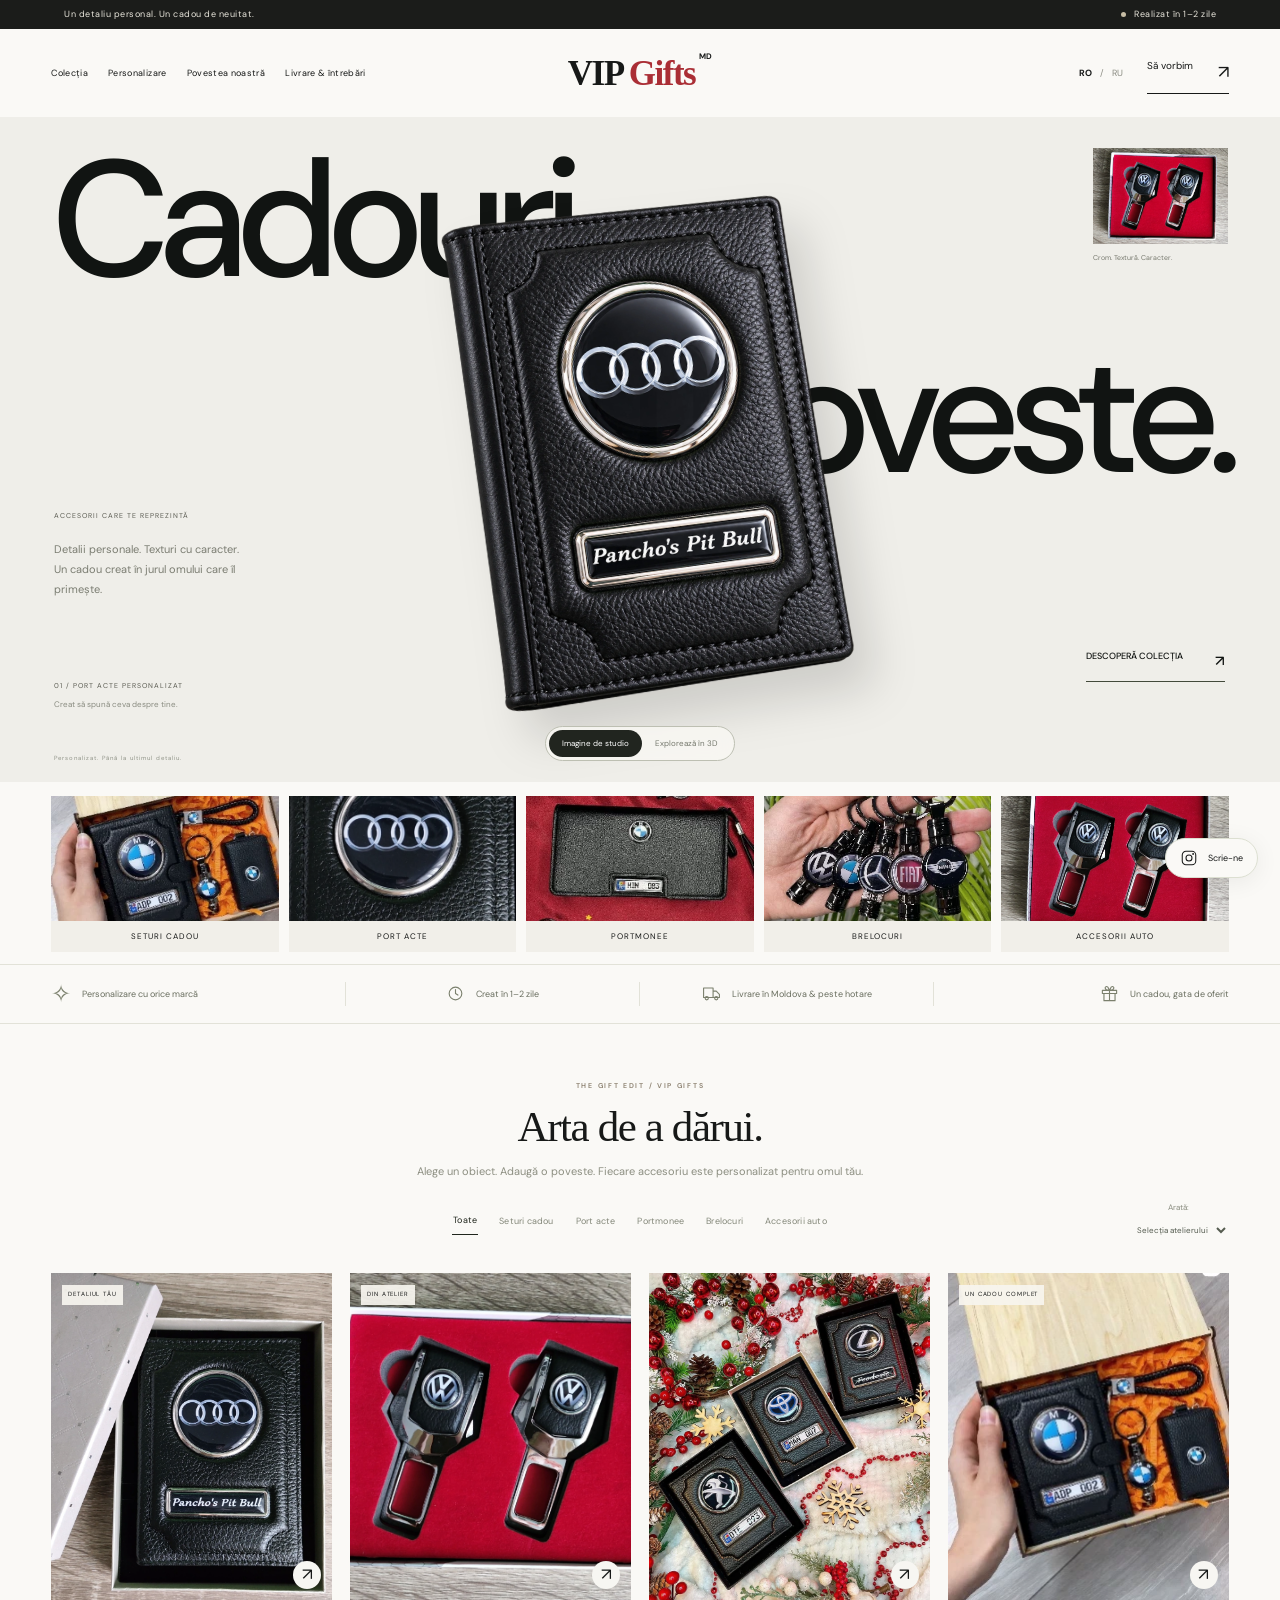
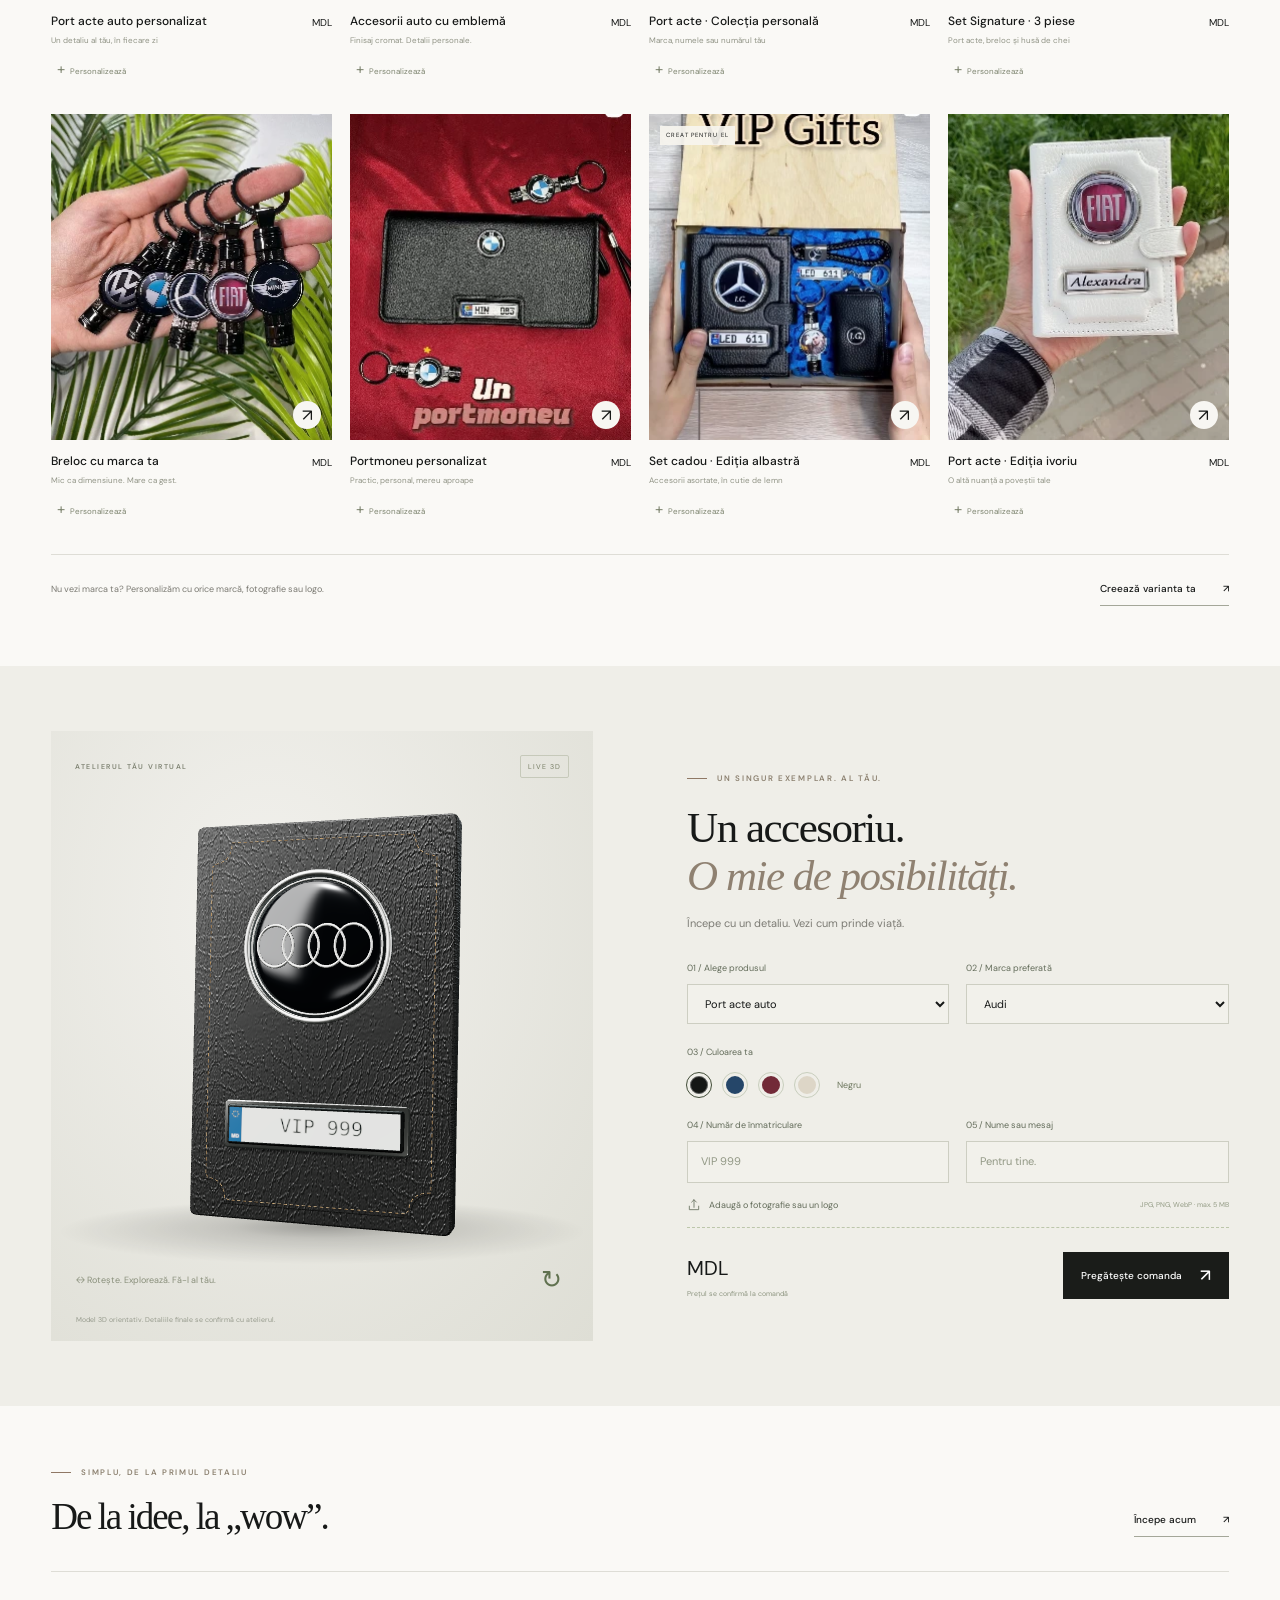
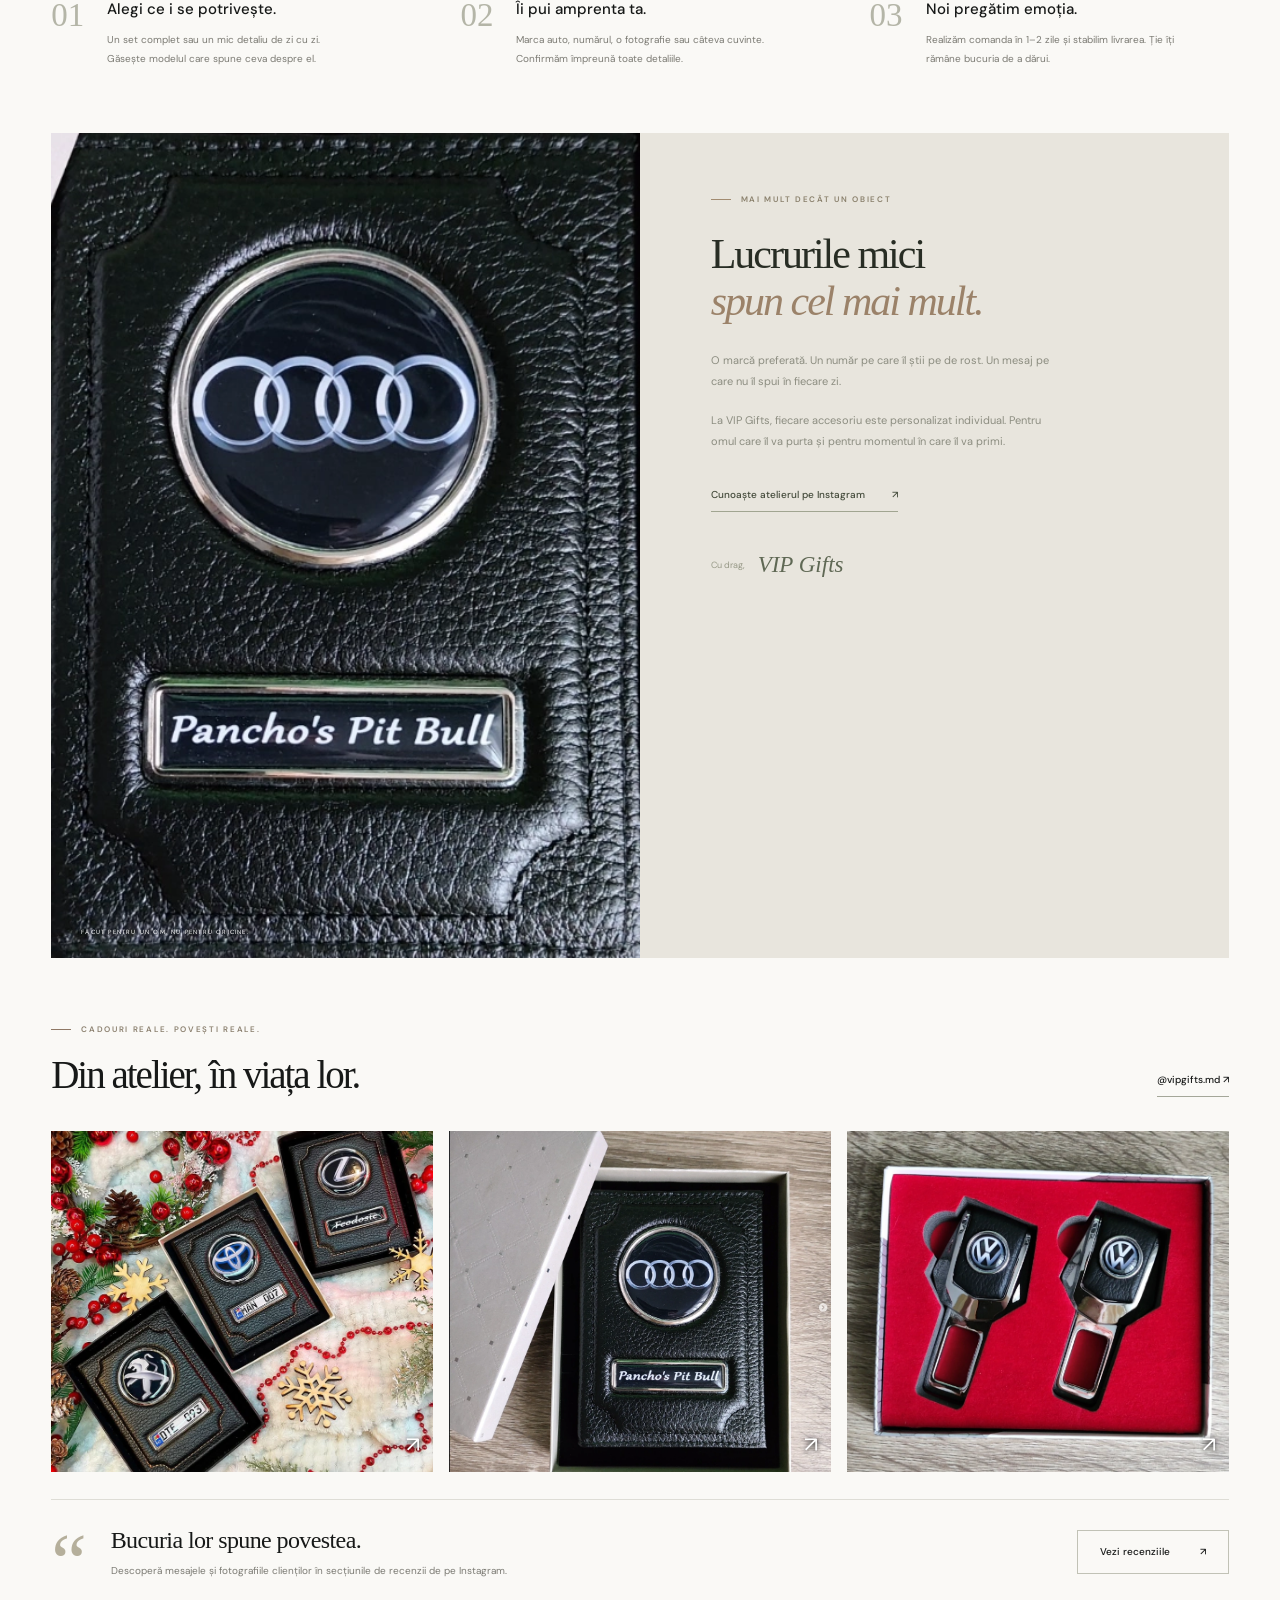
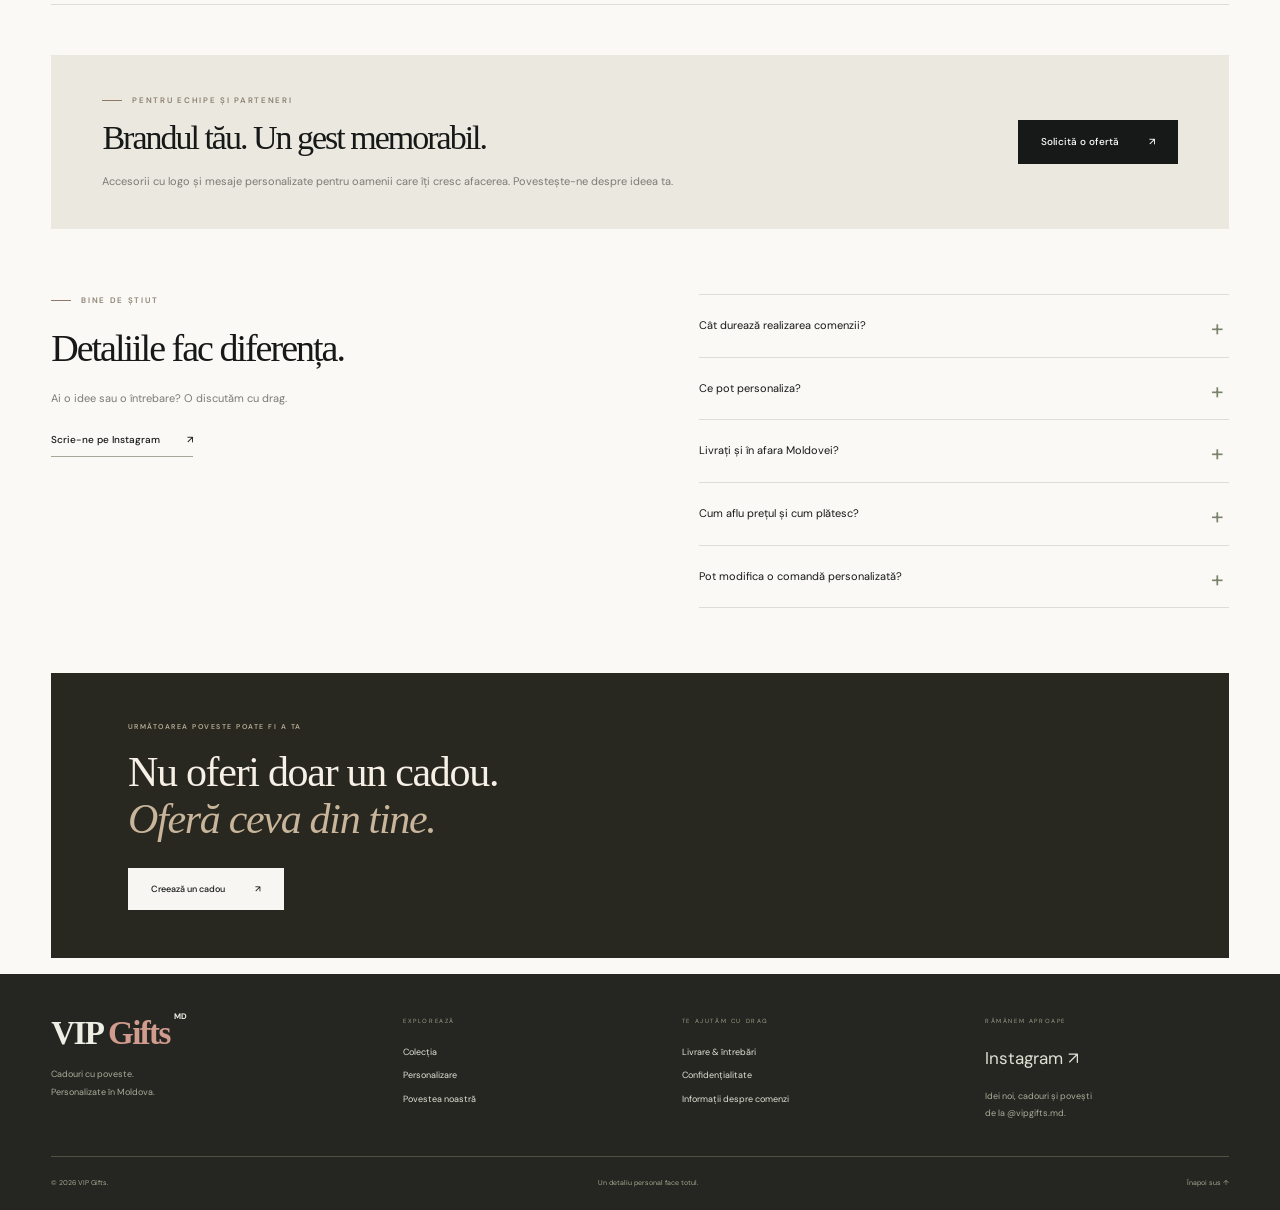
<file: index.html>
<!DOCTYPE html>

<html lang="ro">
<head><base href="./"/>
<meta charset="utf-8"/><meta content="width=device-width,initial-scale=1" name="viewport"/>
<meta content="#191c1a" name="theme-color"/>
<title>VIP Gifts — Cadouri personalizate, cu poveste</title>
<meta content="Seturi cadou, portmonee, port acte auto și brelocuri personalizate în Moldova. Creează un cadou cu marca, numărul, fotografia sau mesajul tău." name="description"/>
<meta content="VIP Gifts — Un cadou. Povestea ta." property="og:title"/><meta content="Accesorii personalizate pentru oameni de neînlocuit. Explorează colecția și creează un cadou al tău." property="og:description"/><meta content="website" property="og:type"/><meta content="assets/real-audi.webp" property="og:image"/>
<link href="assets/favicon.svg" rel="icon"/><link href="style.css" rel="stylesheet"/>
<link href="./" hreflang="ro" rel="alternate"/><link href="ru/" hreflang="ru" rel="alternate"/>
<script type="application/ld+json">{"@context":"https://schema.org","@type":"Store","name":"VIP Gifts","description":"Atelier de cadouri și accesorii personalizate în Moldova","sameAs":["https://www.instagram.com/vipgifts.md/"],"areaServed":"Moldova"}</script>
<link href="editorial.css" rel="stylesheet"/></head>
<body>
<a class="skip" data-i18n="skip" href="#main">Sari la conținut</a>
<div class="announcement"><span data-i18n="announcement">Un detaliu personal. Un cadou de neuitat.</span><span class="announcement-right"><i></i><span data-i18n="made">Realizat în 1–2 zile</span></span></div>
<header class="header"><nav aria-label="Navigare principală" class="desktop-nav"><a data-i18n="collection" href="#colectie">Colecția</a><a data-i18n="personalization" href="#personalizare">Personalizare</a><a data-i18n="about" href="#poveste">Povestea noastră</a><a data-i18n="delivery" href="#intrebari">Livrare &amp; întrebări</a></nav>
<a aria-label="VIP Gifts — Acasă" class="logo" href="#">VIP <span>Gifts</span><sup>MD</sup></a>
<div class="header-actions"><div aria-label="Limba site-ului" class="languages"><a class="lang-ro" href="./">RO</a><span>/</span><a class="lang-ru" href="ru/">RU</a></div><a class="header-contact" data-i18n="contact" href="https://www.instagram.com/vipgifts.md/" rel="noopener" target="_blank">Să vorbim <span>↗</span></a><button aria-expanded="false" aria-label="Deschide meniul" class="menu-button"><span></span><span></span></button></div>
</header>
<nav aria-label="Meniu mobil" class="mobile-nav"><a data-i18n="collection" href="#colectie">Colecția</a><a data-i18n="personalization" href="#personalizare">Personalizare</a><a data-i18n="about" href="#poveste">Povestea noastră</a><a data-i18n="delivery" href="#intrebari">Livrare &amp; întrebări</a></nav>
<main id="main">
<section class="hero editorial-hero"><h1 class="editorial-title"><span data-i18n="editorialTitle1">Cadouri</span><span data-i18n="editorialTitle2">cu poveste.</span></h1><div class="hero-intro"><span class="micro-label" data-i18n="editorialKicker">ACCESORII CARE TE REPREZINTĂ</span><p data-i18n="editorialIntro">Detalii personale. Texturi cu caracter. Un cadou creat în jurul omului care îl primește.</p></div><div class="hero-visual"><div class="hero-photograph"><img alt="Port acte VIP Gifts cu textură neagră granulată, emblemă Audi și inscripție personalizată" fetchpriority="high" height="1376" src="assets/audi-cutout.webp" width="1184"/></div><div aria-label="Port acte Audi: model 3D cu textură și emblemă cromată" class="scene" hidden="" id="hero-scene" role="img"><div class="scene-loading" data-i18n="loading3d">Pregătim cadoul tău…</div></div></div><div aria-label="Vizualizare produs" class="hero-view-switch" role="group"><button aria-pressed="true" class="active" data-hero-view="photo" data-i18n="studioView" type="button">Imagine de studio</button><button aria-pressed="false" data-hero-view="model" data-i18n="viewModel" type="button">Explorează în 3D</button></div><div class="hero-detail-shot"><img alt="Detalii cromate ale accesoriilor auto VIP Gifts" height="730" src="assets/real-auto.webp" width="905"/><span data-i18n="detailShot">Crom. Textură. Caracter.</span></div><div class="hero-product-note"><span class="micro-label" data-i18n="heroProductNumber">01 / PORT ACTE PERSONALIZAT</span><span class="real-photo-note" data-i18n="madeToTell">Creat să spună ceva despre tine.</span><button class="rotate-hint" hidden="" id="hero-rotate"><span>↔</span><span data-i18n="rotate">Trage pentru a roti · 3D</span></button></div><a class="hero-collection-link" href="#colectie"><span data-i18n="discoverCollection">DESCOPERĂ COLECȚIA</span><span>↗</span></a><div class="hero-bottom-caption"><span>VIP GIFTS / ATELIER</span><span data-i18n="personalMade">Personalizat. Până la ultimul detaliu.</span></div></section><nav aria-label="Explorează categoriile" class="category-showcase"><button data-browse="sets"><img alt="Seturi cadou VIP Gifts" src="assets/set-bmw.webp"/><span data-i18n="sets">Seturi cadou</span></button><button data-browse="documents"><img alt="Port acte personalizat Audi" src="assets/real-detail.webp"/><span data-i18n="documents">Port acte</span></button><button data-browse="wallets"><img alt="Portmoneu personalizat" src="assets/portmoneu.webp"/><span data-i18n="wallets">Portmonee</span></button><button data-browse="keychains"><img alt="Brelocuri cu mărci auto" src="assets/brelocuri.webp"/><span data-i18n="keychains">Brelocuri</span></button><button data-browse="auto"><img alt="Accesorii auto personalizate" src="assets/real-auto.webp"/><span data-i18n="autoAccessories">Accesorii auto</span></button></nav>
<div class="benefit-strip"><div><span class="benefit-icon">✧</span><span data-i18n="benefit1">Personalizare cu orice marcă</span></div><div><svg viewbox="0 0 24 24"><circle cx="12" cy="12" r="8"></circle><path d="M12 7v5l3 2"></path></svg><span data-i18n="benefit2">Creat în 1–2 zile</span></div><div><svg viewbox="0 0 24 24"><path d="M2 5h12v12H2zM14 9h4l4 4v4h-8"></path><circle cx="6" cy="18" r="2"></circle><circle cx="18" cy="18" r="2"></circle></svg><span data-i18n="benefit3">Livrare în Moldova &amp; peste hotare</span></div><div><svg viewbox="0 0 24 24"><path d="M3 8h18v4H3zM5 12v9h14v-9M12 8v13M12 8C4 8 6 1 10 4l2 4c8 0 6-7 2-4z"></path></svg><span data-i18n="benefit4">Un cadou, gata de oferit</span></div></div>
<section class="collection section" id="colectie">
<div class="section-top"><div><div class="eyebrow"><span></span><span data-i18n="collectionEyebrow">THE GIFT EDIT / VIP GIFTS</span></div><h2 data-i18n="collectionTitle">Arta de a dărui.</h2></div><p data-i18n="collectionDescription">Alege un obiect. Adaugă o poveste. Fiecare accesoriu este personalizat pentru omul tău.</p></div>
<div class="catalog-tools"><div aria-label="Categorii produse" class="filters" role="group"><button class="filter active" data-category="all" data-i18n="all">Toate</button><button class="filter" data-category="sets" data-i18n="sets">Seturi cadou</button><button class="filter" data-category="documents" data-i18n="documents">Port acte</button><button class="filter" data-category="wallets" data-i18n="wallets">Portmonee</button><button class="filter" data-category="keychains" data-i18n="keychains">Brelocuri</button><button class="filter" data-category="auto" data-i18n="autoAccessories">Accesorii auto</button></div><label class="catalog-sort"><span data-i18n="show">Arată:</span><select aria-label="Ordonează produsele" id="sort-products"><option data-i18n="featured" value="featured">Selecția atelierului</option><option data-i18n="az" value="az">Denumire A–Z</option></select></label></div>
<div aria-live="polite" class="products" id="products"></div>
<div class="collection-footer"><span data-i18n="anyBrand">Nu vezi marca ta? Personalizăm cu orice marcă, fotografie sau logo.</span><a class="text-link" href="#personalizare"><span data-i18n="createYours">Creează varianta ta</span> ↗</a></div>
</section>
<section class="personalize section" id="personalizare">
<div class="config-visual"><div class="config-visual-top"><span class="eyebrow" data-i18n="livePreview">ATELIERUL TĂU VIRTUAL</span><span class="pill-3d">LIVE 3D</span></div><div aria-label="Previzualizare 3D a accesoriului personalizat" class="scene" id="config-scene" role="img"><div class="scene-loading" data-i18n="loading3d">Pregătim cadoul tău…</div></div><div class="config-caption"><span data-i18n="drag3d">↔ Rotește. Explorează. Fă-l al tău.</span><button aria-label="Resetează vederea 3D" id="reset-view">↻</button></div><p class="preview-disclaimer" data-i18n="previewDisclaimer">Model 3D orientativ. Detaliile finale se confirmă cu atelierul.</p></div>
<div class="config-content"><div class="eyebrow"><span></span><span data-i18n="oneOfKind">UN SINGUR EXEMPLAR. AL TĂU.</span></div><h2><span data-i18n="configTitle1">Un accesoriu.</span><br/><em data-i18n="configTitle2">O mie de posibilități.</em></h2><p data-i18n="configDescription">Începe cu un detaliu. Vezi cum prinde viață.</p>
<form id="custom-form"><div class="form-grid"><label><span data-i18n="productLabel">01 / Alege produsul</span><select id="custom-product" name="produs"><option data-i18n="documentSingle" value="documents">Port acte auto</option><option data-i18n="setSingle" value="sets">Set cadou Signature</option><option data-i18n="walletSingle" value="wallets">Portmoneu personalizat</option><option data-i18n="keychainSingle" value="keychains">Breloc personalizat</option><option data-i18n="autoSingle" value="auto">Accesoriu auto cu emblemă</option></select></label><label><span data-i18n="brandLabel">02 / Marca preferată</span><select id="custom-brand" name="marca"><option>BMW</option><option>Mercedes-Benz</option><option selected="">Audi</option><option>Volkswagen</option><option>Toyota</option><option>Škoda</option><option>Lexus</option><option>Volvo</option><option data-i18n="otherBrand" value="VIP">Altă marcă / logo</option></select></label></div>
<label hidden="" id="other-brand-field" style="margin-top:16px"><span data-i18n="yourBrand">Scrie marca sau numele brandului</span><input id="other-brand" maxlength="30" placeholder="Ex.: Porsche, Ford, logo companie"/></label>
<fieldset class="color-field"><legend data-i18n="colorLabel">03 / Culoarea ta</legend><div class="swatches"><button aria-label="Negru" aria-pressed="true" class="swatch selected" data-color="#151715" data-name="Negru" style="--swatch:#151715" type="button"></button><button aria-label="Albastru" aria-pressed="false" class="swatch" data-color="#254669" data-name="Albastru" style="--swatch:#254669" type="button"></button><button aria-label="Bordo" aria-pressed="false" class="swatch" data-color="#722a38" data-name="Bordo" style="--swatch:#722a38" type="button"></button><button aria-label="Ivoriu" aria-pressed="false" class="swatch" data-color="#ddd6c7" data-name="Ivoriu" style="--swatch:#ddd6c7" type="button"></button><span data-i18n="black" id="selected-color">Negru</span></div></fieldset>
<div class="form-grid"><label><span data-i18n="plateLabel">04 / Număr de înmatriculare</span><input autocomplete="off" id="custom-plate" maxlength="12" name="numar" placeholder="VIP 999"/></label><label><span data-i18n="textLabel">05 / Nume sau mesaj</span><input autocomplete="off" id="custom-text" maxlength="30" name="mesaj" placeholder="Pentru tine."/></label></div>
<label class="upload-control"><input accept="image/jpeg,image/png,image/webp" id="custom-photo" type="file"/><svg viewbox="0 0 24 24"><path d="M12 16V3m-4 4 4-4 4 4M4 14v6h16v-6"></path></svg><span data-i18n="upload" id="upload-label">Adaugă o fotografie sau un logo</span><small>JPG, PNG, WebP · max. 5 MB</small></label><p class="form-error" id="file-error" role="alert"></p>
<div class="config-order"><div class="price-placeholder"><span>MDL</span><small data-i18n="priceConfirm">Prețul se confirmă la comandă</small></div><button class="button red" type="submit"><span data-i18n="prepareOrder">Pregătește comanda</span><span>↗</span></button></div></form></div>
</section>
<section class="how section"><div class="section-top"><div><div class="eyebrow"><span></span><span data-i18n="simple">SIMPLU, DE LA PRIMUL DETALIU</span></div><h2 data-i18n="howTitle">De la idee, la „wow”.</h2></div><a class="text-link" href="#personalizare"><span data-i18n="startNow">Începe acum</span> ↗</a></div><div class="steps"><article><span class="step-num">01</span><div><h3 data-i18n="step1Title">Alegi ce i se potrivește.</h3><p data-i18n="step1Text">Un set complet sau un mic detaliu de zi cu zi. Găsește modelul care spune ceva despre el.</p></div></article><article><span class="step-num">02</span><div><h3 data-i18n="step2Title">Îi pui amprenta ta.</h3><p data-i18n="step2Text">Marca auto, numărul, o fotografie sau câteva cuvinte. Confirmăm împreună toate detaliile.</p></div></article><article><span class="step-num">03</span><div><h3 data-i18n="step3Title">Noi pregătim emoția.</h3><p data-i18n="step3Text">Realizăm comanda în 1–2 zile și stabilim livrarea. Ție îți rămâne bucuria de a dărui.</p></div></article></div></section>
<section class="story" id="poveste"><div class="story-images"><img alt="Detaliu real al texturii și emblemei cromate de pe portul pentru acte VIP Gifts" loading="lazy" src="assets/real-detail.webp"/><div class="story-inset"><img alt="Accesorii auto VIP Gifts, în cutie cadou" loading="lazy" src="assets/real-auto.webp"/></div><span class="image-caption" data-i18n="madeForPerson">FĂCUT PENTRU UN OM. NU PENTRU ORICINE.</span></div><div class="story-copy"><div class="eyebrow light"><span></span><span data-i18n="storyEyebrow">MAI MULT DECÂT UN OBIECT</span></div><h2><span data-i18n="storyTitle1">Lucrurile mici</span><br/><em data-i18n="storyTitle2">spun cel mai mult.</em></h2><p data-i18n="storyP1">O marcă preferată. Un număr pe care îl știi pe de rost. Un mesaj pe care nu îl spui în fiecare zi.</p><p data-i18n="storyP2">La VIP Gifts, fiecare accesoriu este personalizat individual. Pentru omul care îl va purta și pentru momentul în care îl va primi.</p><a class="text-link light-link" href="https://www.instagram.com/vipgifts.md/" rel="noopener" target="_blank"><span data-i18n="meetUs">Cunoaște atelierul pe Instagram</span> ↗</a><div class="story-signature">Cu drag, <span>VIP Gifts</span></div></div></section>
<section class="social section"><div class="section-top"><div><div class="eyebrow"><span></span><span data-i18n="realGifts">CADOURI REALE. POVEȘTI REALE.</span></div><h2 data-i18n="socialTitle">Din atelier, în viața lor.</h2></div><a class="text-link" href="https://www.instagram.com/vipgifts.md/" rel="noopener" target="_blank">@vipgifts.md ↗</a></div><div class="instagram-grid"><a href="https://www.instagram.com/vipgifts.md/" rel="noopener" target="_blank"><img alt="Port acte Toyota, Lexus și Peugeot în ambalaje cadou" loading="lazy" src="assets/real-collection.webp"/><span>↗</span></a><a href="https://www.instagram.com/vipgifts.md/" rel="noopener" target="_blank"><img alt="Port acte Audi personalizat cu inscripție" loading="lazy" src="assets/real-audi.webp"/><span>↗</span></a><a href="https://www.instagram.com/vipgifts.md/" rel="noopener" target="_blank"><img alt="Accesorii auto Volkswagen cu embleme și finisaje cromate" loading="lazy" src="assets/real-auto.webp"/><span>↗</span></a></div><div class="review-banner"><div class="review-symbol">“</div><div><h3 data-i18n="reviewsTitle">Bucuria lor spune povestea.</h3><p data-i18n="reviewsText">Descoperă mesajele și fotografiile clienților în secțiunile de recenzii de pe Instagram.</p></div><a class="button outline" href="https://www.instagram.com/vipgifts.md/" rel="noopener" target="_blank"><span data-i18n="seeReviews">Vezi recenziile</span> ↗</a></div></section>
<section class="corporate section"><div><div class="eyebrow"><span></span><span data-i18n="corporateEyebrow">PENTRU ECHIPE ȘI PARTENERI</span></div><h2 data-i18n="corporateTitle">Brandul tău. Un gest memorabil.</h2><p data-i18n="corporateText">Accesorii cu logo și mesaje personalizate pentru oamenii care îți cresc afacerea. Povestește-ne despre ideea ta.</p></div><button class="button dark" id="corporate-button"><span data-i18n="askOffer">Solicită o ofertă</span> ↗</button></section>
<section class="faq section" id="intrebari"><div class="faq-intro"><div class="eyebrow"><span></span><span data-i18n="goodToKnow">BINE DE ȘTIUT</span></div><h2 data-i18n="faqTitle">Detaliile fac diferența.</h2><p data-i18n="faqIntro">Ai o idee sau o întrebare? O discutăm cu drag.</p><a class="text-link" href="https://www.instagram.com/vipgifts.md/" rel="noopener" target="_blank"><span data-i18n="writeInstagram">Scrie-ne pe Instagram</span> ↗</a></div><div class="faq-list"><details><summary data-i18n="q1">Cât durează realizarea comenzii?</summary><p data-i18n="a1">De regulă, 1–2 zile. Termenul exact se confirmă cu atelierul, după stabilirea personalizării. Dacă ai nevoie urgent, scrie-ne și discutăm posibilitățile.</p></details><details><summary data-i18n="q2">Ce pot personaliza?</summary><p data-i18n="a2">Marca auto, numărul de înmatriculare, un nume, o inscripție, o fotografie sau un logo. Trimite-ne ideea ta și confirmăm împreună varianta finală.</p></details><details><summary data-i18n="q3">Livrați și în afara Moldovei?</summary><p data-i18n="a3">Da, livrăm în toată Moldova și peste hotare. Costul, modalitatea și termenul de livrare se stabilesc individual, în funcție de destinație.</p></details><details><summary data-i18n="q4">Cum aflu prețul și cum plătesc?</summary><p data-i18n="a4">Prețul final depinde de produs și de personalizare. Îți comunicăm prețul în MDL, opțiunile de plată și livrarea înainte de confirmarea comenzii.</p></details><details><summary data-i18n="q5">Pot modifica o comandă personalizată?</summary><p data-i18n="a5">Contactează atelierul cât mai curând pentru orice modificare. Posibilitatea schimbării depinde de stadiul realizării. Condițiile aplicabile se clarifică înainte de confirmare.</p></details></div></section>
<section class="final-cta"><div class="eyebrow light" data-i18n="nextStory">URMĂTOAREA POVESTE POATE FI A TA</div><h2><span data-i18n="final1">Nu oferi doar un cadou.</span><br/><em data-i18n="final2">Oferă ceva din tine.</em></h2><a class="button cream" href="#personalizare"><span data-i18n="createGift">Creează un cadou</span> ↗</a><span aria-hidden="true" class="cta-flower">✳</span></section>
</main>
<footer class="footer"><div class="footer-main"><div><a class="logo" href="#">VIP <span>Gifts</span><sup>MD</sup></a><p data-i18n="footerTagline">Cadouri cu poveste.<br/>Personalizate în Moldova.</p></div><div><span class="footer-label" data-i18n="exploreLabel">EXPLOREAZĂ</span><a data-i18n="collection" href="#colectie">Colecția</a><a data-i18n="personalization" href="#personalizare">Personalizare</a><a data-i18n="about" href="#poveste">Povestea noastră</a></div><div><span class="footer-label" data-i18n="helpLabel">TE AJUTĂM CU DRAG</span><a data-i18n="delivery" href="#intrebari">Livrare &amp; întrebări</a><button class="footer-link" data-i18n="privacy" data-info="privacy">Confidențialitate</button><button class="footer-link" data-i18n="terms" data-info="terms">Informații despre comenzi</button></div><div><span class="footer-label" data-i18n="stayClose">RĂMÂNEM APROAPE</span><a class="instagram-link" href="https://www.instagram.com/vipgifts.md/" rel="noopener" target="_blank">Instagram ↗</a><p data-i18n="instagramNote">Idei noi, cadouri și povești<br/>de la @vipgifts.md.</p></div></div><div class="footer-bottom"><span>© <span id="year"></span> VIP Gifts.</span><span data-i18n="footerMade">Un detaliu personal face totul.</span><a data-i18n="backTop" href="#">Înapoi sus ↑</a></div></footer>
<a aria-label="Contactează VIP Gifts pe Instagram" class="floating-contact" href="https://www.instagram.com/vipgifts.md/" rel="noopener" target="_blank"><svg viewbox="0 0 24 24"><rect height="18" rx="5" width="18" x="3" y="3"></rect><circle cx="12" cy="12" r="4"></circle><circle cx="17.5" cy="6.5" r=".6"></circle></svg><span data-i18n="writeUs">Scrie-ne</span></a>
<dialog class="product-dialog" id="product-dialog"><button aria-label="Închide" class="dialog-close">×</button><div id="product-detail"></div></dialog>
<dialog class="order-dialog" id="order-dialog"><button aria-label="Închide" class="dialog-close">×</button><div class="eyebrow" data-i18n="yourGift">CADOU CU SEMNĂTURA TA</div><h2 data-i18n="orderTitle">Ideea ta este pregătită.</h2><p data-i18n="orderIntro">Copiază detaliile și trimite-le atelierului pe Instagram. Comanda și prețul se confirmă în conversație.</p><div class="order-summary" id="order-summary"></div><label><span data-i18n="orderNote">Un detaliu în plus? (opțional)</span><textarea id="order-note" maxlength="500" placeholder="Ocazie, destinație, termen dorit…" rows="2"></textarea></label><div class="dialog-actions"><button class="button dark" id="copy-order"><span data-i18n="copyDetails">Copiază detaliile</span><span>⧉</span></button><a class="button red" href="https://www.instagram.com/vipgifts.md/" rel="noopener" target="_blank"><span data-i18n="openInstagram">Continuă pe Instagram</span> ↗</a></div><p class="dialog-note" data-i18n="photoNote">Dacă ai ales o fotografie, atașeaz-o separat în conversația cu atelierul.</p><div class="copy-status" role="status"></div></dialog>
<dialog class="info-dialog" id="info-dialog"><button aria-label="Închide" class="dialog-close">×</button><div id="info-content"></div></dialog>
<div id="toast" role="status"></div>
<script defer="" src="script.js"></script><script src="scene.js" type="module"></script>
</body></html>
</file>
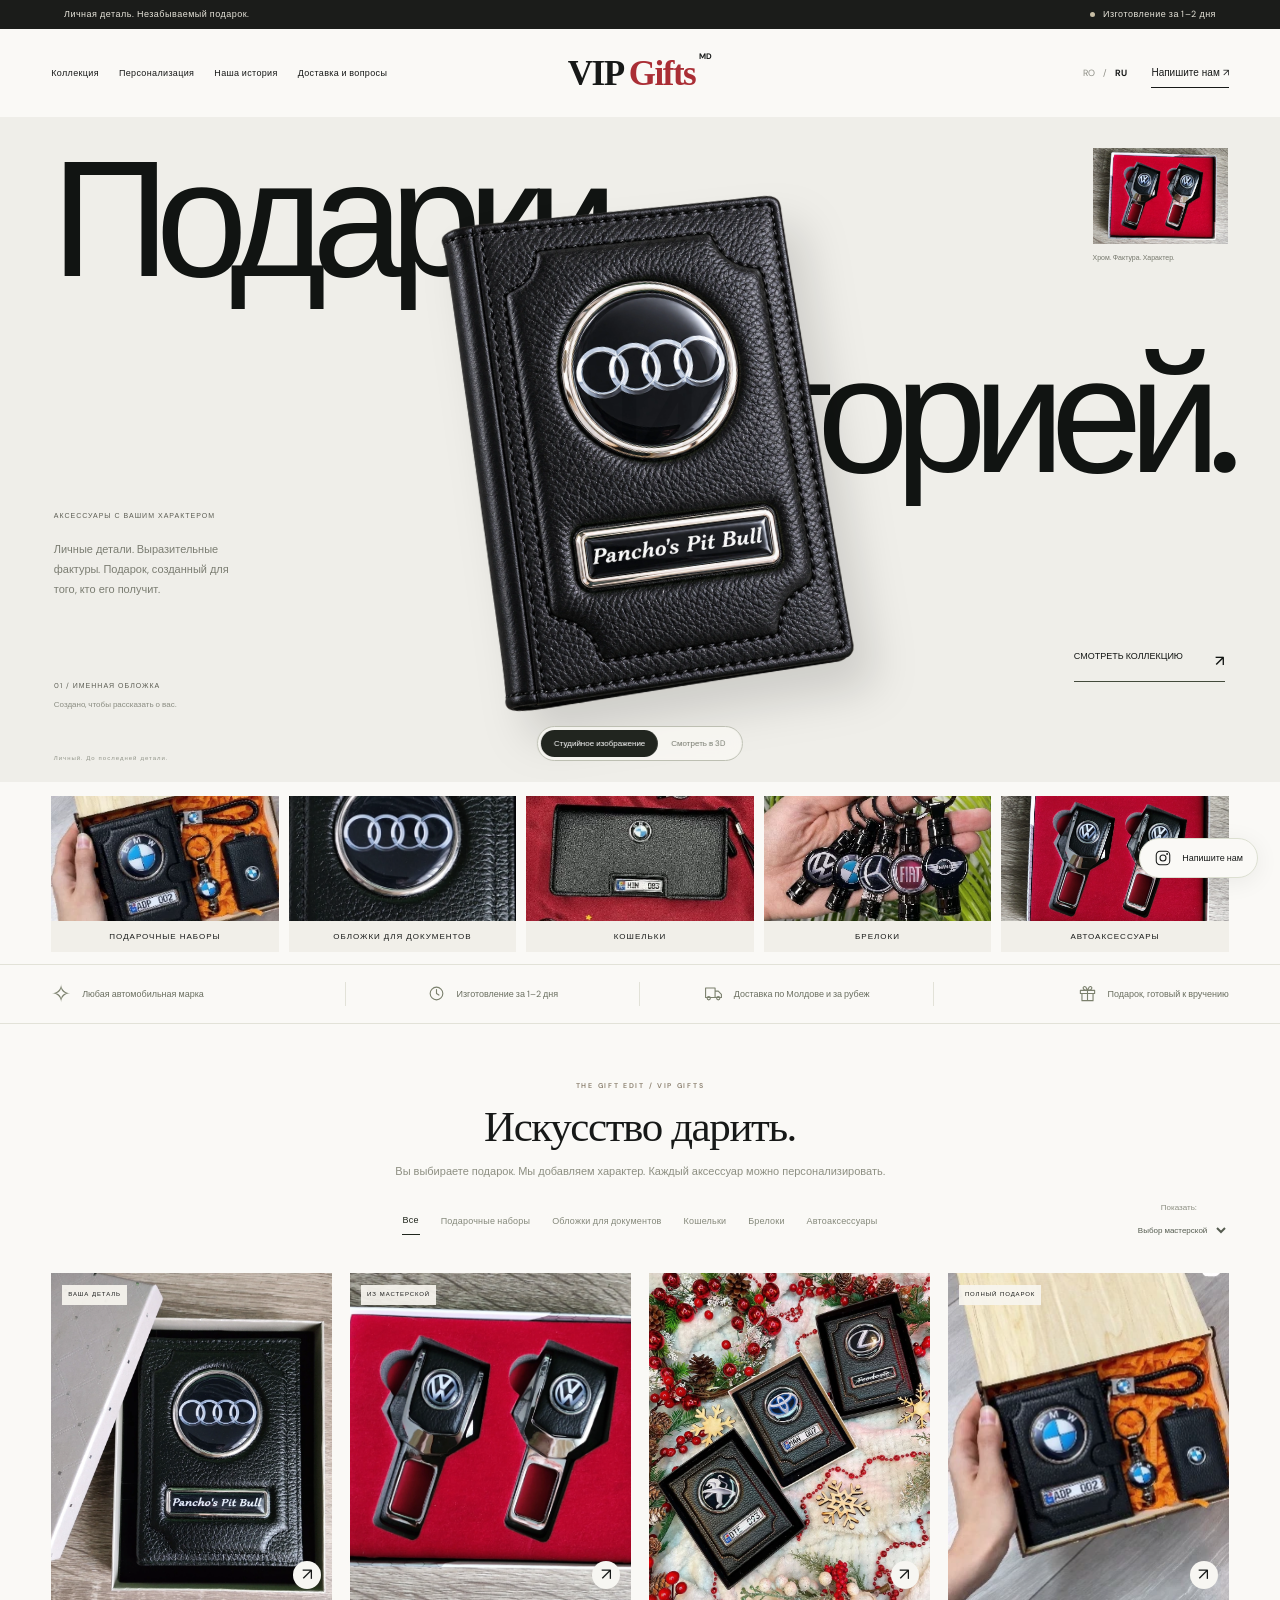
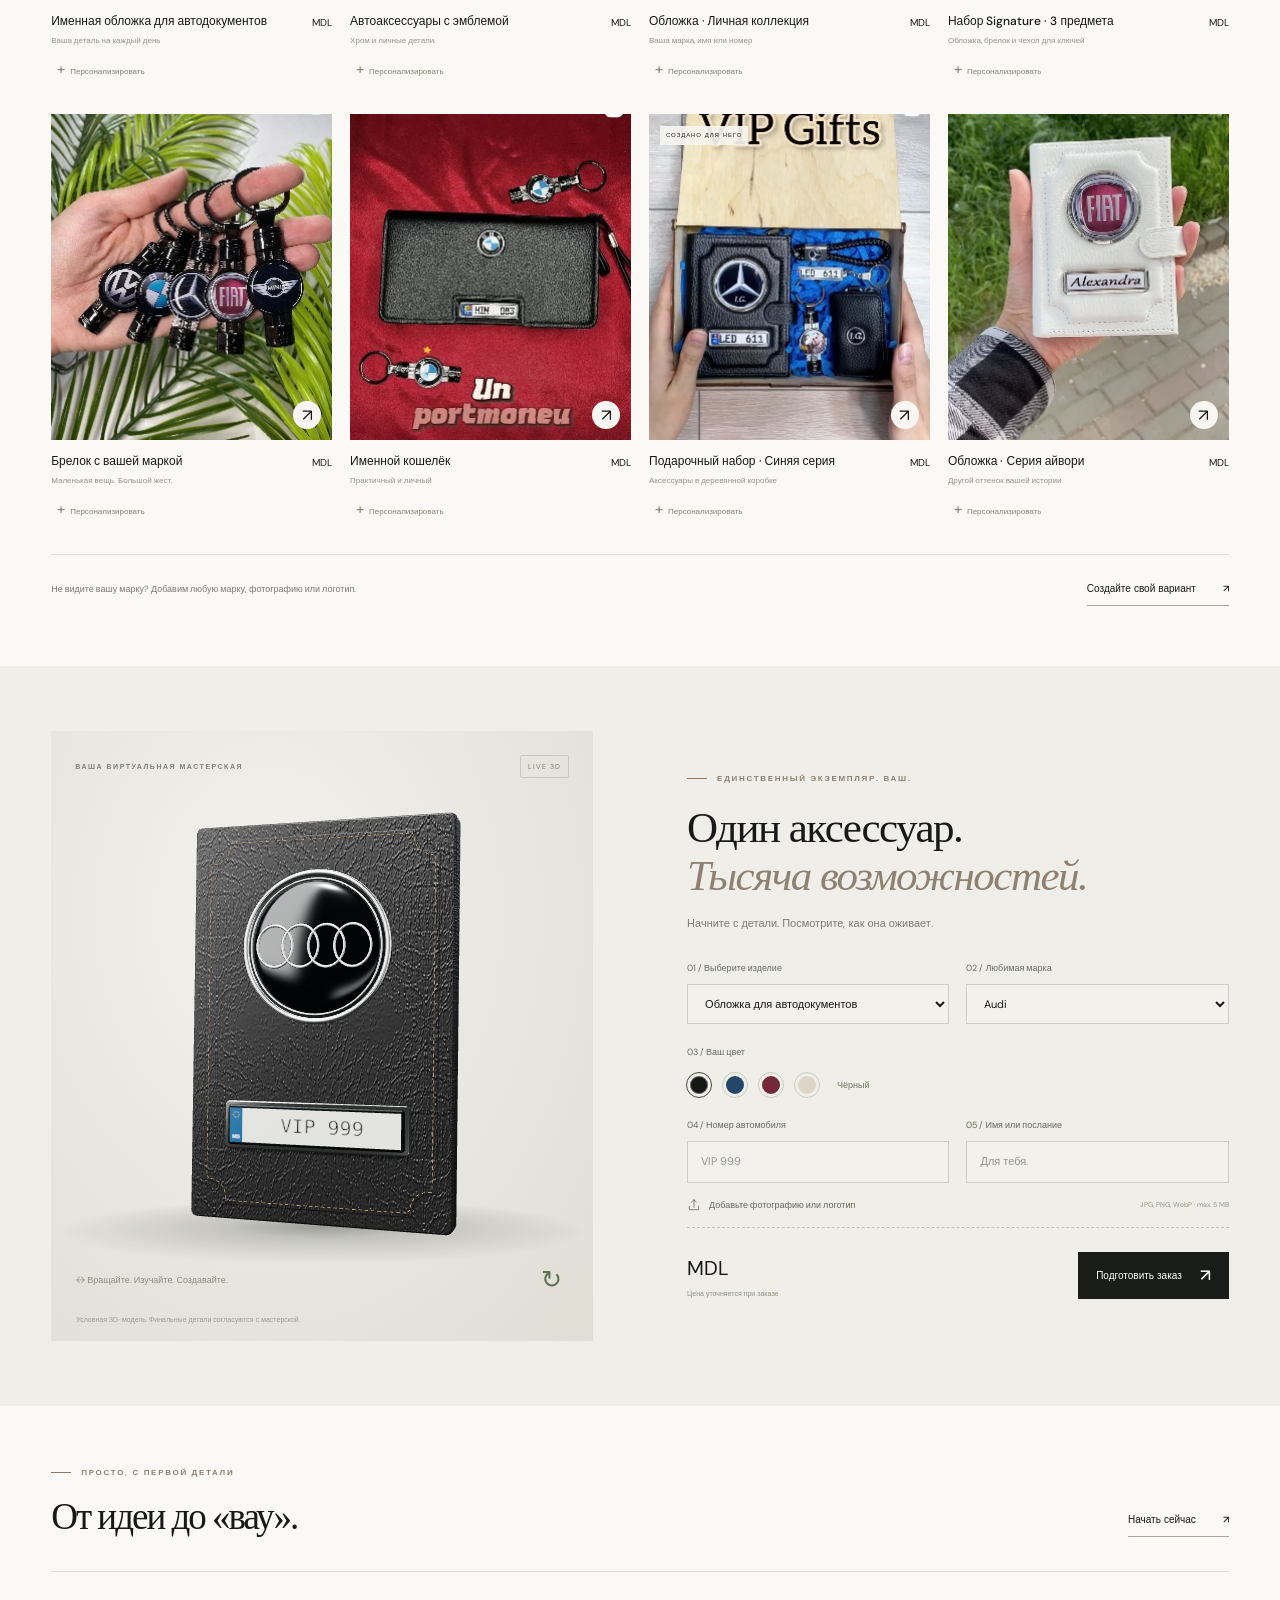
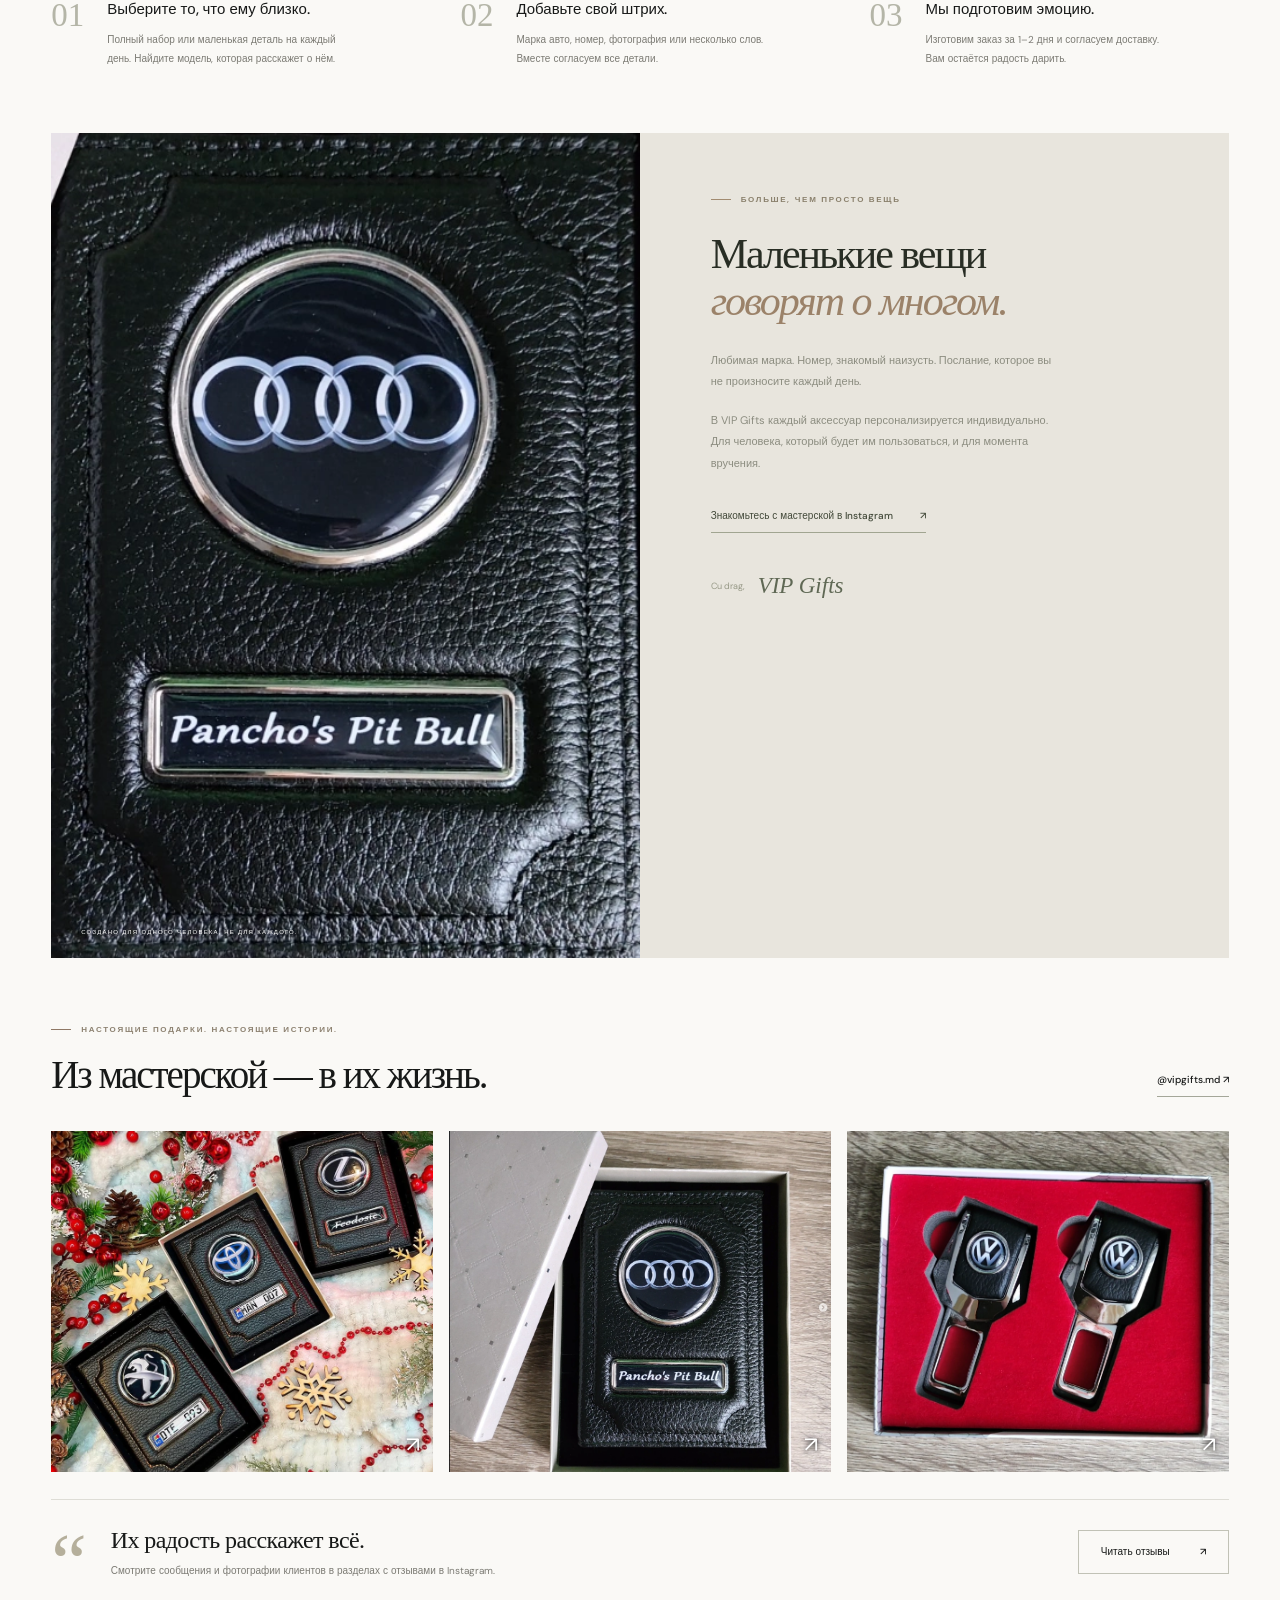
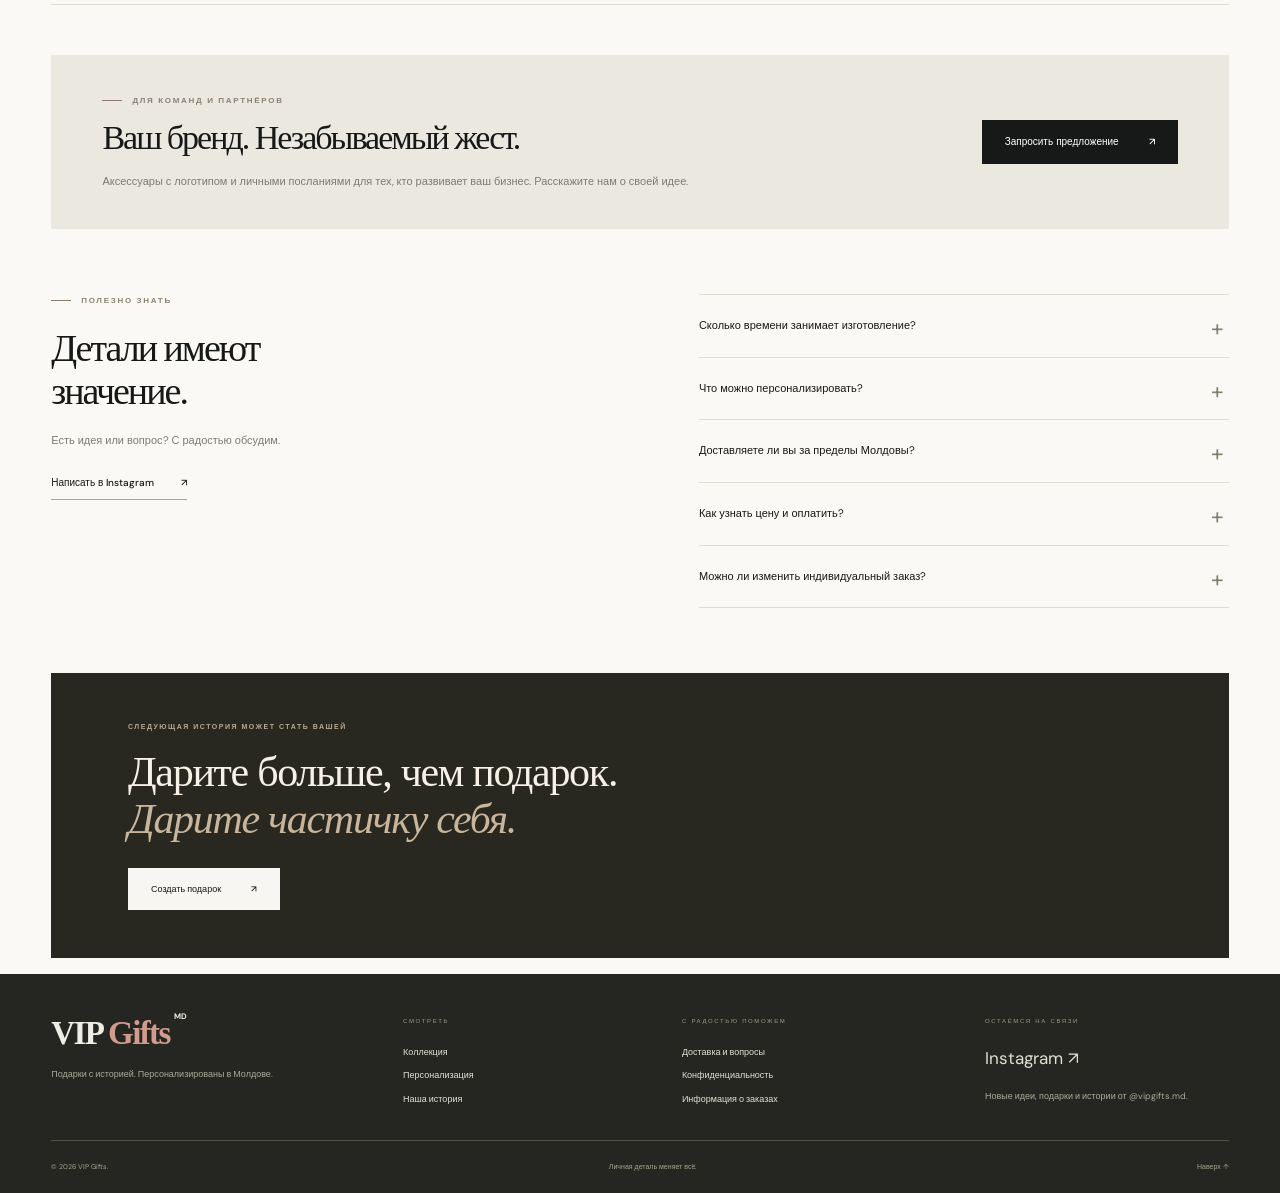
<file: ru/index.html>
<!DOCTYPE html>

<html lang="ru">
<head><base href="../"/>
<meta charset="utf-8"/><meta content="width=device-width,initial-scale=1" name="viewport"/>
<meta content="#191c1a" name="theme-color"/>
<title>VIP Gifts — Подарки с вашей историей</title>
<meta content="Подарочные наборы, кошельки, обложки для автодокументов и брелоки на заказ в Молдове. Персонализация и интерактивная 3D-модель." name="description"/>
<meta content="VIP Gifts — Un cadou. Povestea ta." property="og:title"/><meta content="Accesorii personalizate pentru oameni de neînlocuit. Explorează colecția și creează un cadou al tău." property="og:description"/><meta content="website" property="og:type"/><meta content="assets/real-audi.webp" property="og:image"/>
<link href="assets/favicon.svg" rel="icon"/><link href="style.css" rel="stylesheet"/>
<link href="./" hreflang="ro" rel="alternate"/><link href="ru/" hreflang="ru" rel="alternate"/>
<script type="application/ld+json">{"@context":"https://schema.org","@type":"Store","name":"VIP Gifts","description":"Atelier de cadouri și accesorii personalizate în Moldova","sameAs":["https://www.instagram.com/vipgifts.md/"],"areaServed":"Moldova"}</script>
<link href="editorial.css" rel="stylesheet"/></head>
<body>
<a class="skip" data-i18n="skip" href="ru/#main">Перейти к содержимому</a>
<div class="announcement"><span data-i18n="announcement">Личная деталь. Незабываемый подарок.</span><span class="announcement-right"><i></i><span data-i18n="made">Изготовление за 1–2 дня</span></span></div>
<header class="header"><nav aria-label="Navigare principală" class="desktop-nav"><a data-i18n="collection" href="ru/#colectie">Коллекция</a><a data-i18n="personalization" href="ru/#personalizare">Персонализация</a><a data-i18n="about" href="ru/#poveste">Наша история</a><a data-i18n="delivery" href="ru/#intrebari">Доставка и вопросы</a></nav>
<a aria-label="VIP Gifts — Acasă" class="logo" href="ru/#">VIP <span>Gifts</span><sup>MD</sup></a>
<div class="header-actions"><div aria-label="Limba site-ului" class="languages"><a class="lang-ro" href="./">RO</a><span>/</span><a class="lang-ru" href="ru/">RU</a></div><a class="header-contact" data-i18n="contact" href="https://www.instagram.com/vipgifts.md/" rel="noopener" target="_blank">Напишите нам ↗</a><button aria-expanded="false" aria-label="Открыть меню" class="menu-button"><span></span><span></span></button></div>
</header>
<nav aria-label="Meniu mobil" class="mobile-nav"><a data-i18n="collection" href="ru/#colectie">Коллекция</a><a data-i18n="personalization" href="ru/#personalizare">Персонализация</a><a data-i18n="about" href="ru/#poveste">Наша история</a><a data-i18n="delivery" href="ru/#intrebari">Доставка и вопросы</a></nav>
<main id="main">
<section class="hero editorial-hero"><h1 class="editorial-title"><span data-i18n="editorialTitle1">Подарки</span><span data-i18n="editorialTitle2">с историей.</span></h1><div class="hero-intro"><span class="micro-label" data-i18n="editorialKicker">АКСЕССУАРЫ С ВАШИМ ХАРАКТЕРОМ</span><p data-i18n="editorialIntro">Личные детали. Выразительные фактуры. Подарок, созданный для того, кто его получит.</p></div><div class="hero-visual"><div class="hero-photograph"><img alt="Port acte VIP Gifts cu textură neagră granulată, emblemă Audi și inscripție personalizată" fetchpriority="high" height="1376" src="assets/audi-cutout.webp" width="1184"/></div><div aria-label="Port acte Audi: model 3D cu textură și emblemă cromată" class="scene" hidden="" id="hero-scene" role="img"><div class="scene-loading" data-i18n="loading3d">Готовим ваш подарок…</div></div></div><div aria-label="Vizualizare produs" class="hero-view-switch" role="group"><button aria-pressed="true" class="active" data-hero-view="photo" data-i18n="studioView" type="button">Студийное изображение</button><button aria-pressed="false" data-hero-view="model" data-i18n="viewModel" type="button">Смотреть в 3D</button></div><div class="hero-detail-shot"><img alt="Detalii cromate ale accesoriilor auto VIP Gifts" height="730" src="assets/real-auto.webp" width="905"/><span data-i18n="detailShot">Хром. Фактура. Характер.</span></div><div class="hero-product-note"><span class="micro-label" data-i18n="heroProductNumber">01 / ИМЕННАЯ ОБЛОЖКА</span><span class="real-photo-note" data-i18n="madeToTell">Создано, чтобы рассказать о вас.</span><button class="rotate-hint" hidden="" id="hero-rotate"><span>↔</span><span data-i18n="rotate">Потяните для вращения · 3D</span></button></div><a class="hero-collection-link" href="ru/#colectie"><span data-i18n="discoverCollection">СМОТРЕТЬ КОЛЛЕКЦИЮ</span><span>↗</span></a><div class="hero-bottom-caption"><span>VIP GIFTS / ATELIER</span><span data-i18n="personalMade">Личный. До последней детали.</span></div></section><nav aria-label="Explorează categoriile" class="category-showcase"><button data-browse="sets"><img alt="Seturi cadou VIP Gifts" src="assets/set-bmw.webp"/><span data-i18n="sets">Подарочные наборы</span></button><button data-browse="documents"><img alt="Port acte personalizat Audi" src="assets/real-detail.webp"/><span data-i18n="documents">Обложки для документов</span></button><button data-browse="wallets"><img alt="Portmoneu personalizat" src="assets/portmoneu.webp"/><span data-i18n="wallets">Кошельки</span></button><button data-browse="keychains"><img alt="Brelocuri cu mărci auto" src="assets/brelocuri.webp"/><span data-i18n="keychains">Брелоки</span></button><button data-browse="auto"><img alt="Accesorii auto personalizate" src="assets/real-auto.webp"/><span data-i18n="autoAccessories">Автоаксессуары</span></button></nav>
<div class="benefit-strip"><div><span class="benefit-icon">✧</span><span data-i18n="benefit1">Любая автомобильная марка</span></div><div><svg viewbox="0 0 24 24"><circle cx="12" cy="12" r="8"></circle><path d="M12 7v5l3 2"></path></svg><span data-i18n="benefit2">Изготовление за 1–2 дня</span></div><div><svg viewbox="0 0 24 24"><path d="M2 5h12v12H2zM14 9h4l4 4v4h-8"></path><circle cx="6" cy="18" r="2"></circle><circle cx="18" cy="18" r="2"></circle></svg><span data-i18n="benefit3">Доставка по Молдове и за рубеж</span></div><div><svg viewbox="0 0 24 24"><path d="M3 8h18v4H3zM5 12v9h14v-9M12 8v13M12 8C4 8 6 1 10 4l2 4c8 0 6-7 2-4z"></path></svg><span data-i18n="benefit4">Подарок, готовый к вручению</span></div></div>
<section class="collection section" id="colectie">
<div class="section-top"><div><div class="eyebrow"><span></span><span data-i18n="collectionEyebrow">THE GIFT EDIT / VIP GIFTS</span></div><h2 data-i18n="collectionTitle">Искусство дарить.</h2></div><p data-i18n="collectionDescription">Вы выбираете подарок. Мы добавляем характер. Каждый аксессуар можно персонализировать.</p></div>
<div class="catalog-tools"><div aria-label="Categorii produse" class="filters" role="group"><button class="filter active" data-category="all" data-i18n="all">Все</button><button class="filter" data-category="sets" data-i18n="sets">Подарочные наборы</button><button class="filter" data-category="documents" data-i18n="documents">Обложки для документов</button><button class="filter" data-category="wallets" data-i18n="wallets">Кошельки</button><button class="filter" data-category="keychains" data-i18n="keychains">Брелоки</button><button class="filter" data-category="auto" data-i18n="autoAccessories">Автоаксессуары</button></div><label class="catalog-sort"><span data-i18n="show">Показать:</span><select aria-label="Ordonează produsele" id="sort-products"><option data-i18n="featured" value="featured">Выбор мастерской</option><option data-i18n="az" value="az">Название А–Я</option></select></label></div>
<div aria-live="polite" class="products" id="products"></div>
<div class="collection-footer"><span data-i18n="anyBrand">Не видите вашу марку? Добавим любую марку, фотографию или логотип.</span><a class="text-link" href="ru/#personalizare"><span data-i18n="createYours">Создайте свой вариант</span> ↗</a></div>
</section>
<section class="personalize section" id="personalizare">
<div class="config-visual"><div class="config-visual-top"><span class="eyebrow" data-i18n="livePreview">ВАША ВИРТУАЛЬНАЯ МАСТЕРСКАЯ</span><span class="pill-3d">LIVE 3D</span></div><div aria-label="Previzualizare 3D a accesoriului personalizat" class="scene" id="config-scene" role="img"><div class="scene-loading" data-i18n="loading3d">Готовим ваш подарок…</div></div><div class="config-caption"><span data-i18n="drag3d">↔ Вращайте. Изучайте. Создавайте.</span><button aria-label="Resetează vederea 3D" id="reset-view">↻</button></div><p class="preview-disclaimer" data-i18n="previewDisclaimer">Условная 3D-модель. Финальные детали согласуются с мастерской.</p></div>
<div class="config-content"><div class="eyebrow"><span></span><span data-i18n="oneOfKind">ЕДИНСТВЕННЫЙ ЭКЗЕМПЛЯР. ВАШ.</span></div><h2><span data-i18n="configTitle1">Один аксессуар.</span><br/><em data-i18n="configTitle2">Тысяча возможностей.</em></h2><p data-i18n="configDescription">Начните с детали. Посмотрите, как она оживает.</p>
<form id="custom-form"><div class="form-grid"><label><span data-i18n="productLabel">01 / Выберите изделие</span><select id="custom-product" name="produs"><option data-i18n="documentSingle" value="documents">Обложка для автодокументов</option><option data-i18n="setSingle" value="sets">Подарочный набор Signature</option><option data-i18n="walletSingle" value="wallets">Именной кошелёк</option><option data-i18n="keychainSingle" value="keychains">Именной брелок</option><option data-i18n="autoSingle" value="auto">Автоаксессуар с эмблемой</option></select></label><label><span data-i18n="brandLabel">02 / Любимая марка</span><select id="custom-brand" name="marca"><option>BMW</option><option>Mercedes-Benz</option><option selected="">Audi</option><option>Volkswagen</option><option>Toyota</option><option>Škoda</option><option>Lexus</option><option>Volvo</option><option data-i18n="otherBrand" value="VIP">Другая марка / логотип</option></select></label></div>
<label hidden="" id="other-brand-field" style="margin-top:16px"><span data-i18n="yourBrand">Название автомобильной марки или бренда</span><input id="other-brand" maxlength="30" placeholder="Ex.: Porsche, Ford, logo companie"/></label>
<fieldset class="color-field"><legend data-i18n="colorLabel">03 / Ваш цвет</legend><div class="swatches"><button aria-label="Negru" aria-pressed="true" class="swatch selected" data-color="#151715" data-name="Negru" style="--swatch:#151715" type="button"></button><button aria-label="Albastru" aria-pressed="false" class="swatch" data-color="#254669" data-name="Albastru" style="--swatch:#254669" type="button"></button><button aria-label="Bordo" aria-pressed="false" class="swatch" data-color="#722a38" data-name="Bordo" style="--swatch:#722a38" type="button"></button><button aria-label="Ivoriu" aria-pressed="false" class="swatch" data-color="#ddd6c7" data-name="Ivoriu" style="--swatch:#ddd6c7" type="button"></button><span data-i18n="black" id="selected-color">Чёрный</span></div></fieldset>
<div class="form-grid"><label><span data-i18n="plateLabel">04 / Номер автомобиля</span><input autocomplete="off" id="custom-plate" maxlength="12" name="numar" placeholder="VIP 999"/></label><label><span data-i18n="textLabel">05 / Имя или послание</span><input autocomplete="off" id="custom-text" maxlength="30" name="mesaj" placeholder="Для тебя."/></label></div>
<label class="upload-control"><input accept="image/jpeg,image/png,image/webp" id="custom-photo" type="file"/><svg viewbox="0 0 24 24"><path d="M12 16V3m-4 4 4-4 4 4M4 14v6h16v-6"></path></svg><span data-i18n="upload" id="upload-label">Добавьте фотографию или логотип</span><small>JPG, PNG, WebP · max. 5 MB</small></label><p class="form-error" id="file-error" role="alert"></p>
<div class="config-order"><div class="price-placeholder"><span>MDL</span><small data-i18n="priceConfirm">Цена уточняется при заказе</small></div><button class="button red" type="submit"><span data-i18n="prepareOrder">Подготовить заказ</span><span>↗</span></button></div></form></div>
</section>
<section class="how section"><div class="section-top"><div><div class="eyebrow"><span></span><span data-i18n="simple">ПРОСТО, С ПЕРВОЙ ДЕТАЛИ</span></div><h2 data-i18n="howTitle">От идеи до «вау».</h2></div><a class="text-link" href="ru/#personalizare"><span data-i18n="startNow">Начать сейчас</span> ↗</a></div><div class="steps"><article><span class="step-num">01</span><div><h3 data-i18n="step1Title">Выберите то, что ему близко.</h3><p data-i18n="step1Text">Полный набор или маленькая деталь на каждый день. Найдите модель, которая расскажет о нём.</p></div></article><article><span class="step-num">02</span><div><h3 data-i18n="step2Title">Добавьте свой штрих.</h3><p data-i18n="step2Text">Марка авто, номер, фотография или несколько слов. Вместе согласуем все детали.</p></div></article><article><span class="step-num">03</span><div><h3 data-i18n="step3Title">Мы подготовим эмоцию.</h3><p data-i18n="step3Text">Изготовим заказ за 1–2 дня и согласуем доставку. Вам остаётся радость дарить.</p></div></article></div></section>
<section class="story" id="poveste"><div class="story-images"><img alt="Detaliu real al texturii și emblemei cromate de pe portul pentru acte VIP Gifts" loading="lazy" src="assets/real-detail.webp"/><div class="story-inset"><img alt="Accesorii auto VIP Gifts, în cutie cadou" loading="lazy" src="assets/real-auto.webp"/></div><span class="image-caption" data-i18n="madeForPerson">СОЗДАНО ДЛЯ ОДНОГО ЧЕЛОВЕКА. НЕ ДЛЯ КАЖДОГО.</span></div><div class="story-copy"><div class="eyebrow light"><span></span><span data-i18n="storyEyebrow">БОЛЬШЕ, ЧЕМ ПРОСТО ВЕЩЬ</span></div><h2><span data-i18n="storyTitle1">Маленькие вещи</span><br/><em data-i18n="storyTitle2">говорят о многом.</em></h2><p data-i18n="storyP1">Любимая марка. Номер, знакомый наизусть. Послание, которое вы не произносите каждый день.</p><p data-i18n="storyP2">В VIP Gifts каждый аксессуар персонализируется индивидуально. Для человека, который будет им пользоваться, и для момента вручения.</p><a class="text-link light-link" href="https://www.instagram.com/vipgifts.md/" rel="noopener" target="_blank"><span data-i18n="meetUs">Знакомьтесь с мастерской в Instagram</span> ↗</a><div class="story-signature">Cu drag, <span>VIP Gifts</span></div></div></section>
<section class="social section"><div class="section-top"><div><div class="eyebrow"><span></span><span data-i18n="realGifts">НАСТОЯЩИЕ ПОДАРКИ. НАСТОЯЩИЕ ИСТОРИИ.</span></div><h2 data-i18n="socialTitle">Из мастерской — в их жизнь.</h2></div><a class="text-link" href="https://www.instagram.com/vipgifts.md/" rel="noopener" target="_blank">@vipgifts.md ↗</a></div><div class="instagram-grid"><a href="https://www.instagram.com/vipgifts.md/" rel="noopener" target="_blank"><img alt="Port acte Toyota, Lexus și Peugeot în ambalaje cadou" loading="lazy" src="assets/real-collection.webp"/><span>↗</span></a><a href="https://www.instagram.com/vipgifts.md/" rel="noopener" target="_blank"><img alt="Port acte Audi personalizat cu inscripție" loading="lazy" src="assets/real-audi.webp"/><span>↗</span></a><a href="https://www.instagram.com/vipgifts.md/" rel="noopener" target="_blank"><img alt="Accesorii auto Volkswagen cu embleme și finisaje cromate" loading="lazy" src="assets/real-auto.webp"/><span>↗</span></a></div><div class="review-banner"><div class="review-symbol">“</div><div><h3 data-i18n="reviewsTitle">Их радость расскажет всё.</h3><p data-i18n="reviewsText">Смотрите сообщения и фотографии клиентов в разделах с отзывами в Instagram.</p></div><a class="button outline" href="https://www.instagram.com/vipgifts.md/" rel="noopener" target="_blank"><span data-i18n="seeReviews">Читать отзывы</span> ↗</a></div></section>
<section class="corporate section"><div><div class="eyebrow"><span></span><span data-i18n="corporateEyebrow">ДЛЯ КОМАНД И ПАРТНЁРОВ</span></div><h2 data-i18n="corporateTitle">Ваш бренд. Незабываемый жест.</h2><p data-i18n="corporateText">Аксессуары с логотипом и личными посланиями для тех, кто развивает ваш бизнес. Расскажите нам о своей идее.</p></div><button class="button dark" id="corporate-button"><span data-i18n="askOffer">Запросить предложение</span> ↗</button></section>
<section class="faq section" id="intrebari"><div class="faq-intro"><div class="eyebrow"><span></span><span data-i18n="goodToKnow">ПОЛЕЗНО ЗНАТЬ</span></div><h2 data-i18n="faqTitle">Детали имеют значение.</h2><p data-i18n="faqIntro">Есть идея или вопрос? С радостью обсудим.</p><a class="text-link" href="https://www.instagram.com/vipgifts.md/" rel="noopener" target="_blank"><span data-i18n="writeInstagram">Написать в Instagram</span> ↗</a></div><div class="faq-list"><details><summary data-i18n="q1">Сколько времени занимает изготовление?</summary><p data-i18n="a1">Обычно 1–2 дня. Точный срок мастерская подтвердит после согласования персонализации. Если нужно срочно, напишите нам — обсудим возможности.</p></details><details><summary data-i18n="q2">Что можно персонализировать?</summary><p data-i18n="a2">Марку авто, номер, имя, надпись, фотографию или логотип. Пришлите идею, и мы вместе согласуем финальный вариант.</p></details><details><summary data-i18n="q3">Доставляете ли вы за пределы Молдовы?</summary><p data-i18n="a3">Да, по всей Молдове и за рубеж. Стоимость, способ и сроки доставки согласуются индивидуально в зависимости от адреса.</p></details><details><summary data-i18n="q4">Как узнать цену и оплатить?</summary><p data-i18n="a4">Итоговая цена зависит от изделия и персонализации. До подтверждения заказа мы сообщим цену в MDL, способы оплаты и условия доставки.</p></details><details><summary data-i18n="q5">Можно ли изменить индивидуальный заказ?</summary><p data-i18n="a5">Свяжитесь с мастерской как можно скорее. Возможность изменений зависит от стадии изготовления. Условия уточняются до подтверждения заказа.</p></details></div></section>
<section class="final-cta"><div class="eyebrow light" data-i18n="nextStory">СЛЕДУЮЩАЯ ИСТОРИЯ МОЖЕТ СТАТЬ ВАШЕЙ</div><h2><span data-i18n="final1">Дарите больше, чем подарок.</span><br/><em data-i18n="final2">Дарите частичку себя.</em></h2><a class="button cream" href="ru/#personalizare"><span data-i18n="createGift">Создать подарок</span> ↗</a><span aria-hidden="true" class="cta-flower">✳</span></section>
</main>
<footer class="footer"><div class="footer-main"><div><a class="logo" href="ru/#">VIP <span>Gifts</span><sup>MD</sup></a><p data-i18n="footerTagline">Подарки с историей. Персонализированы в Молдове.</p></div><div><span class="footer-label" data-i18n="exploreLabel">СМОТРЕТЬ</span><a data-i18n="collection" href="ru/#colectie">Коллекция</a><a data-i18n="personalization" href="ru/#personalizare">Персонализация</a><a data-i18n="about" href="ru/#poveste">Наша история</a></div><div><span class="footer-label" data-i18n="helpLabel">С РАДОСТЬЮ ПОМОЖЕМ</span><a data-i18n="delivery" href="ru/#intrebari">Доставка и вопросы</a><button class="footer-link" data-i18n="privacy" data-info="privacy">Конфиденциальность</button><button class="footer-link" data-i18n="terms" data-info="terms">Информация о заказах</button></div><div><span class="footer-label" data-i18n="stayClose">ОСТАЁМСЯ НА СВЯЗИ</span><a class="instagram-link" href="https://www.instagram.com/vipgifts.md/" rel="noopener" target="_blank">Instagram ↗</a><p data-i18n="instagramNote">Новые идеи, подарки и истории от @vipgifts.md.</p></div></div><div class="footer-bottom"><span>© <span id="year"></span> VIP Gifts.</span><span data-i18n="footerMade">Личная деталь меняет всё.</span><a data-i18n="backTop" href="ru/#">Наверх ↑</a></div></footer>
<a aria-label="Contactează VIP Gifts pe Instagram" class="floating-contact" href="https://www.instagram.com/vipgifts.md/" rel="noopener" target="_blank"><svg viewbox="0 0 24 24"><rect height="18" rx="5" width="18" x="3" y="3"></rect><circle cx="12" cy="12" r="4"></circle><circle cx="17.5" cy="6.5" r=".6"></circle></svg><span data-i18n="writeUs">Напишите нам</span></a>
<dialog class="product-dialog" id="product-dialog"><button aria-label="Закрыть" class="dialog-close">×</button><div id="product-detail"></div></dialog>
<dialog class="order-dialog" id="order-dialog"><button aria-label="Закрыть" class="dialog-close">×</button><div class="eyebrow" data-i18n="yourGift">ПОДАРОК С ВАШИМ ХАРАКТЕРОМ</div><h2 data-i18n="orderTitle">Ваша идея готова.</h2><p data-i18n="orderIntro">Скопируйте детали и отправьте мастерской в Instagram. Заказ и цена подтверждаются в переписке.</p><div class="order-summary" id="order-summary"></div><label><span data-i18n="orderNote">Что-нибудь ещё? (необязательно)</span><textarea id="order-note" maxlength="500" placeholder="Повод, адрес доставки, желаемая дата…" rows="2"></textarea></label><div class="dialog-actions"><button class="button dark" id="copy-order"><span data-i18n="copyDetails">Скопировать детали</span><span>⧉</span></button><a class="button red" href="https://www.instagram.com/vipgifts.md/" rel="noopener" target="_blank"><span data-i18n="openInstagram">Перейти в Instagram</span> ↗</a></div><p class="dialog-note" data-i18n="photoNote">Если вы выбрали фотографию, прикрепите её отдельно в переписке с мастерской.</p><div class="copy-status" role="status"></div></dialog>
<dialog class="info-dialog" id="info-dialog"><button aria-label="Закрыть" class="dialog-close">×</button><div id="info-content"></div></dialog>
<div id="toast" role="status"></div>
<script defer="" src="script.js"></script><script src="scene.js" type="module"></script>
</body></html>
</file>
<file: style.css>
@import url('assets/fonts.css');
:root{--cream:#f7f5ef;--paper:#eeece4;--ink:#202521;--muted:#777a71;--red:#ae3038;--line:#deded4;--serif:Georgia,'Times New Roman',serif;--sans:'DM Sans',Arial,sans-serif}*{box-sizing:border-box}html{scroll-behavior:smooth;scroll-padding-top:94px}body{margin:0;background:var(--cream);font-family:var(--sans);color:var(--ink);font-size:14px;line-height:1.6}button,input,select,textarea{font:inherit}button,a,input,select,textarea{-webkit-tap-highlight-color:transparent}button,a{touch-action:manipulation}a{color:inherit;text-decoration:none}button{cursor:pointer;color:inherit}img{display:block;width:100%;object-fit:cover}button{border:0;background:none}svg{width:23px;height:23px;fill:none;stroke:currentColor;stroke-width:1.4;stroke-linecap:round;stroke-linejoin:round}h1,h2,h3,p{margin:0}h1,h2{font-family:var(--serif);font-weight:400;letter-spacing:-2px;line-height:1.12}h2{font-size:clamp(32px,3.15vw,49px)}h3{font-weight:500;font-size:20px;line-height:1.4}em{font-weight:400}p{color:var(--muted)}:focus-visible{outline:2px solid var(--red);outline-offset:5px}::selection{background:#b7353c;color:white}.skip{position:fixed;top:-100px;left:20px;background:white;padding:12px;z-index:100}.skip:focus{top:10px}.announcement{height:35px;padding:0 5%;display:flex;align-items:center;justify-content:space-between;background:#252b25;color:#e0e2d8;font-size:10px;letter-spacing:.8px}.announcement-right{display:flex;align-items:center;gap:8px}.announcement i{width:5px;height:5px;background:#c6caa9;border-radius:50%}.header{padding:0 5%;height:94px;display:flex;align-items:center;justify-content:space-between;gap:30px;background:var(--cream);position:relative;z-index:30;border-bottom:1px solid #e7e5dd}.logo{font-family:var(--serif);font-weight:bold;letter-spacing:-1.6px;font-size:34px;white-space:nowrap;line-height:1}.logo span{color:var(--red)}.logo sup{font-family:var(--sans);font-size:8px;letter-spacing:0;margin-left:4px;position:relative;top:-13px}.desktop-nav{display:flex;gap:31px;margin-left:28px}.desktop-nav a{font-size:12px}.desktop-nav a:hover{color:var(--red)}.header-actions{display:flex;gap:28px;align-items:center}.languages{font-size:10px;display:flex;gap:8px}.languages span,.languages a{color:#8b8c83}.languages a.active{color:var(--ink);font-weight:700}.header-contact{font-size:12px;border-bottom:1px solid var(--ink);padding:6px 0;display:flex;gap:24px}.header-contact span{font-size:18px}.menu-button{display:none;padding:8px}.mobile-nav{display:none}.hero{background:#1b1f1b;color:var(--cream);min-height:650px;display:grid;grid-template-columns:46% 54%;padding:0 5%;overflow:hidden;position:relative}.hero-copy{padding:68px 0 45px;z-index:2}.eyebrow{font-size:9px;font-weight:600;letter-spacing:1.9px;display:flex;align-items:center;gap:10px;color:#6b725f}.eyebrow>span:first-child:empty{display:inline-block;width:25px;height:1px;background:var(--red)}.eyebrow.light{color:#c0c4ad}.light>span:first-child:empty{background:#bd5b56}.hero h1{font-size:clamp(65px,6.1vw,94px);line-height:1.05;letter-spacing:-3.9px;margin-top:27px}.hero h1 em{color:#c69887}.hero-description{color:#aeb1a5;font-size:13px;line-height:1.9;max-width:305px;margin-top:24px}.hero-buttons{display:flex;gap:27px;align-items:center;margin-top:30px}.button{display:inline-flex;justify-content:space-between;align-items:center;gap:30px;min-height:49px;padding:14px 23px;font-size:11px;font-weight:500;border:1px solid transparent;transition:background .2s,transform .2s;white-space:nowrap}.button>span:last-child:not(:first-child){font-size:17px;line-height:1}.button:hover{transform:translateY(-2px)}.red{background:var(--red);color:white}.red:hover{background:#92252c}.dark{background:var(--ink);color:white}.dark:hover{background:#3d4439}.cream{background:var(--cream);color:var(--ink)}.outline{border-color:#c1c2b6}.outline:hover{background:#e8e6dc}.text-link{font-size:11px;font-weight:500;display:inline-flex;gap:27px;align-items:center;border-bottom:1px solid #a4a799;padding:8px 0}.light-link{color:#e2e4d9;border-color:#656d5d}.hero-footnote{display:flex;gap:8px;align-items:center;font-size:9px;color:#919887;margin-top:40px;letter-spacing:.4px}.tiny-star{color:#c1ad87;font-size:22px}.hero-visual{position:relative;min-width:0;isolation:isolate}.hero-orbit{position:absolute;width:440px;height:440px;left:50%;top:49%;transform:translate(-50%,-50%);border:1px solid #66745526;border-radius:50%;z-index:-1;background:radial-gradient(circle,#424b3333,transparent 65%)}.hero-orbit:before{content:'';position:absolute;inset:-65px;border:1px solid #66745514;border-radius:50%}.visual-top{position:absolute;top:34px;left:30px;right:0;display:flex;justify-content:space-between;color:#767e6f;font-size:8px;letter-spacing:2px;z-index:2}.hero-visual>.scene{position:absolute;inset:25px -45px 25px -45px}.scene canvas{width:100%;height:100%;display:block;cursor:grab;touch-action:pan-y}.scene canvas:active{cursor:grabbing}.scene-loading{position:absolute;inset:0;display:flex;align-items:center;justify-content:center;color:#8c927d;font-size:12px}.visual-bottom{position:absolute;left:25px;right:0;bottom:35px;border-top:1px solid #4a504238;padding-top:15px;z-index:3;display:flex;align-items:center;justify-content:space-between;font-size:10px}.visual-bottom>div{display:flex;gap:10px;align-items:center}.red-dot{width:5px;height:5px;border-radius:50%;background:#c95a53}.visual-price{margin-left:16px;color:#858d7a;font-size:9px}.rotate-hint{display:flex;gap:7px;align-items:center;color:#9da28f;font-size:8px}.rotate-hint svg{width:17px;height:17px}.floating-tag{position:absolute;right:-8px;bottom:123px;display:flex;align-items:center;gap:13px;background:#353d31cc;backdrop-filter:blur(12px);border:1px solid #8796743b;padding:14px 17px;z-index:3;box-shadow:0 10px 25px #0002}.tag-icon{font-size:25px;color:#bdbd9a}.floating-tag div{display:flex;flex-direction:column;gap:3px}.floating-tag div>span{font-size:6px;letter-spacing:1.5px;color:#abb398}.floating-tag strong{font-size:9px;font-weight:400;color:#e2e5d5}.scene-fallback{position:absolute;inset:80px 50px 85px}.scene-fallback img{height:100%;object-fit:contain}.benefit-strip{padding:27px 5%;display:grid;grid-template-columns:repeat(4,1fr);background:#222720;color:#c7cbbb;border-top:1px solid #424b35;font-size:10px}.benefit-strip>div{display:flex;align-items:center;justify-content:center;gap:11px;border-right:1px solid #3d4435}.benefit-strip>div:first-child{justify-content:flex-start}.benefit-strip>div:last-child{border:0;justify-content:flex-end}.benefit-strip svg{width:22px;height:22px;color:#999f85}.benefit-icon{font-size:29px;line-height:1;color:#999f85}.section{padding:88px 5%}.section-top{display:flex;align-items:flex-end;justify-content:space-between;gap:35px;margin-bottom:34px}.section-top h2{margin-top:17px}.section-top>p{font-size:11px;line-height:1.9;padding-bottom:4px;max-width:290px}.catalog-tools{display:flex;justify-content:space-between;align-items:center;margin:38px 0 27px;border-bottom:1px solid var(--line);padding-bottom:18px;gap:15px}.filters{display:flex;gap:7px;flex-wrap:wrap}.filter{font-size:10px;padding:9px 17px;border:1px solid #dadbd1;border-radius:3px;transition:.2s}.filter.active{background:var(--ink);color:white;border-color:var(--ink)}.filter:hover:not(.active){background:#e7e7dc}.catalog-sort{display:flex;gap:5px;align-items:center;color:#8b8e81;font-size:9px}.catalog-sort select{border:0;background:none;color:#555c50;font-size:9px;max-width:150px;padding:5px}.products{display:grid;grid-template-columns:repeat(3,1fr);gap:34px 24px;min-height:200px}.product-card{min-width:0}.product-image{position:relative;aspect-ratio:1/.99;overflow:hidden;background:#e4e4d8}.product-image>button{display:block;padding:0;width:100%;height:100%}.product-image img{height:100%;transition:transform .65s;object-position:50% 55%}.product-card:hover .product-image img{transform:scale(1.045)}.product-badge{position:absolute;top:15px;left:15px;pointer-events:none;background:var(--cream);padding:5px 8px;font-size:7px;letter-spacing:1px}.product-arrow{position:absolute;bottom:14px;right:14px;width:34px;height:34px;border-radius:50%;background:var(--cream);display:grid;place-items:center;font-size:19px;pointer-events:none}.product-info{display:flex;justify-content:space-between;gap:15px;padding-top:16px}.product-info h3{font-size:15px;font-weight:500}.product-info p{font-size:10px;margin-top:4px}.product-price{font-size:12px;padding-top:2px;white-space:nowrap}.product-personalize{font-size:9px;margin-top:10px;color:#767e69}.product-personalize:before{content:'+';font-size:15px;margin-right:5px}.product-personalize:hover{color:var(--red)}.collection-footer{display:flex;justify-content:space-between;align-items:center;margin-top:36px;border-top:1px solid var(--line);padding-top:22px;gap:15px}.collection-footer>span{font-size:10px;color:var(--muted)}.personalize{background:#eaece3;display:grid;grid-template-columns:1fr 1fr;gap:7%;align-items:center}.config-visual{height:620px;background:radial-gradient(ellipse at center,#e6e8df,#dadfd2);position:relative;display:flex;flex-direction:column;min-width:0;overflow:hidden}.config-visual-top{padding:24px;display:flex;justify-content:space-between;align-items:center;gap:15px;z-index:3}.config-visual-top .eyebrow{font-size:7px;letter-spacing:1.5px}.pill-3d{font-size:7px;padding:5px 7px;border:1px solid #b3ba9e;border-radius:2px;color:#687554;letter-spacing:1px}.config-visual .scene{position:absolute;inset:35px 0 55px}.config-caption{position:absolute;bottom:40px;left:25px;right:25px;display:flex;justify-content:space-between;align-items:center;color:#778066;font-size:9px}.config-caption button{font-size:25px;color:#60714f}.preview-disclaimer{position:absolute;bottom:16px;left:25px;right:25px;font-size:7px;color:#8a917d}.config-content h2{font-size:clamp(34px,3.3vw,48px);margin:19px 0 15px}.config-content h2 em{color:#747e61}.config-content>p{font-size:11px;margin-bottom:28px}label{display:flex;flex-direction:column;gap:9px;font-size:9px;color:#646d5b}input,select,textarea{border:1px solid #c8cebd;border-radius:0;background:transparent;padding:11px 13px;color:var(--ink);width:100%;font-size:11px;min-width:0}input::placeholder,textarea::placeholder{color:#929885}input:focus,select:focus,textarea:focus{outline:1px solid #6c7b57;outline-offset:0}.form-grid{display:grid;grid-template-columns:1fr 1fr;gap:17px}.color-field{border:0;padding:0;margin:21px 0}.color-field legend{font-size:9px;color:#646d5b;padding:0}.swatches{display:flex;align-items:center;gap:12px;margin-top:13px}.swatch{background:var(--swatch);width:24px;height:24px;border-radius:50%;border:3px solid #eaece3;outline:1px solid #c8cebd}.swatch.selected{outline:1px solid #424d38;box-shadow:inset 0 0 0 1px #ffffff55}.swatches>span{margin-left:6px;font-size:9px;color:#6f7960}.upload-control{position:relative;flex-direction:row;align-items:center;flex-wrap:wrap;gap:8px;border-bottom:1px dashed #bcc6aa;padding:15px 0;cursor:pointer}.upload-control input{position:absolute;opacity:0;inset:0;cursor:pointer}.upload-control svg{height:14px;width:14px}.upload-control>span{font-size:9px}.upload-control small{font-size:7px;margin-left:auto;color:#939b84}.upload-control:focus-within{outline:2px solid var(--red);outline-offset:4px}.form-error{font-size:10px;color:var(--red);margin-top:5px}.form-error:empty{display:none}.config-order{display:flex;align-items:center;justify-content:space-between;gap:15px;margin-top:24px}.price-placeholder{display:flex;flex-direction:column;gap:4px}.price-placeholder>span{font-size:20px}.price-placeholder small{font-size:7px;color:#8c947f}.config-order .button{padding:14px 17px;font-size:10px;gap:18px}.how{padding-top:80px;padding-bottom:80px}.steps{display:grid;grid-template-columns:repeat(3,1fr);gap:45px;border-top:1px solid var(--line);margin-top:38px;padding-top:33px}.steps article{display:flex;gap:23px}.step-num{font-family:var(--serif);font-size:36px;color:#aab09b;line-height:1}.steps h3{font-size:16px;margin-bottom:10px}.steps p{font-size:11px;line-height:1.9;max-width:250px}.story{display:grid;grid-template-columns:1fr 1fr;background:#252d23;color:var(--cream);min-height:560px;overflow:hidden}.story-images{position:relative;min-height:560px;overflow:hidden}.story-images>img{width:78%;height:100%;object-position:50% 70%}.story-inset{position:absolute;width:39%;right:0;bottom:50px;aspect-ratio:.8;border:8px solid #252d23}.story-inset img{height:100%}.image-caption{position:absolute;bottom:21px;left:30px;color:#fff;font-size:6px;letter-spacing:2px;text-shadow:0 1px 4px #000}.story-copy{padding:70px 12% 55px 13%}.story-copy h2{font-size:clamp(34px,3.2vw,50px);margin:25px 0}.story-copy h2 em{color:#c3b6a0}.story-copy p{font-size:11px;color:#a9b19e;line-height:2;margin-bottom:17px;max-width:345px}.story-copy .text-link{font-size:10px;margin-top:9px}.story-signature{display:flex;gap:13px;align-items:center;font-size:9px;color:#8f9985;margin-top:35px}.story-signature>span{font-family:var(--serif);font-style:italic;font-size:23px;color:#c8cdbb}.instagram-grid{display:grid;grid-template-columns:repeat(4,1fr);gap:15px;margin-top:40px}.instagram-grid>a{aspect-ratio:.92;overflow:hidden;position:relative}.instagram-grid img{height:100%;transition:.5s}.instagram-grid>a:hover img{transform:scale(1.05)}.instagram-grid>a>span{position:absolute;right:13px;bottom:10px;color:white;font-size:22px;text-shadow:0 1px 5px #000}.review-banner{display:flex;gap:24px;align-items:center;border-bottom:1px solid var(--line);border-top:1px solid var(--line);padding:26px 0;margin-top:35px}.review-symbol{font-family:var(--serif);font-size:80px;line-height:1;color:#acb095;height:60px}.review-banner h3{font-family:var(--serif);font-size:25px;letter-spacing:-.6px}.review-banner p{font-size:10px;margin-top:5px}.review-banner .button{margin-left:auto;font-size:10px}.corporate{background:#e8e6dc;display:flex;justify-content:space-between;align-items:center;gap:40px;padding-top:50px;padding-bottom:50px}.corporate h2{font-size:34px;margin:16px 0}.corporate p{max-width:600px;font-size:11px}.corporate .button{flex-shrink:0}.faq{display:grid;grid-template-columns:1fr 1.1fr;gap:9%}.faq-intro h2{max-width:300px;margin:20px 0}.faq-intro p{font-size:11px;margin-bottom:17px}.faq-list{border-top:1px solid var(--line)}details{border-bottom:1px solid var(--line)}summary{list-style:none;padding:22px 30px 22px 0;font-size:12px;cursor:pointer;position:relative}summary::-webkit-details-marker{display:none}summary:after{content:'+';position:absolute;right:5px;top:15px;color:#7a836b;font-size:23px;font-weight:300}details[open] summary:after{content:'−'}details p{font-size:11px;line-height:1.9;padding:0 30px 22px 0}.final-cta{position:relative;overflow:hidden;background:#9f2f36;padding:62px 10%;text-align:center;color:#f7f0e7}.final-cta .eyebrow{justify-content:center;color:#e4b7b0;font-size:8px}.final-cta h2{margin:20px auto 28px;font-size:clamp(34px,4.1vw,61px);position:relative;z-index:1}.final-cta h2 em{color:#e2b6a7}.final-cta .button{position:relative;z-index:1}.cta-flower{position:absolute;right:-2%;bottom:-110px;font-size:420px;line-height:1;color:#b64b4b;opacity:.5;transform:rotate(12deg);pointer-events:none}.footer{padding:54px 5% 0}.footer-main{display:grid;grid-template-columns:1.35fr 1fr 1.1fr 1fr;gap:35px;padding-bottom:48px}.footer-main>div{display:flex;flex-direction:column;align-items:flex-start;gap:9px}.footer p{font-size:10px;line-height:1.9;margin-top:7px}.footer-label{font-size:7px;letter-spacing:1.6px;color:#919786;margin-bottom:9px}.footer-main a:not(.logo),.footer-link{font-size:10px;padding:0}.footer-link:hover,.footer-main a:hover{color:var(--red)}.footer-main .instagram-link{font-size:17px!important}.footer-bottom{display:flex;justify-content:space-between;border-top:1px solid var(--line);padding:20px 0;font-size:8px;color:#939986}.floating-contact{position:fixed;right:22px;bottom:22px;z-index:25;background:var(--cream);border:1px solid #d1d7c6;box-shadow:0 4px 24px #0001;display:flex;align-items:center;gap:10px;padding:12px 16px;font-size:10px;border-radius:50px}.floating-contact svg{width:18px;height:18px}dialog{border:0;padding:0;background:var(--cream);color:var(--ink);max-height:90dvh;overflow:auto;box-shadow:0 24px 120px #0005;width:min(93%,750px)}dialog::backdrop{background:#151b16b3;backdrop-filter:blur(5px)}body:has(dialog[open]){overflow:hidden}.dialog-close{position:absolute;right:12px;top:9px;width:32px;height:32px;font-size:28px;background:var(--cream);z-index:5;border-radius:50%;line-height:1}.product-detail-grid{display:grid;grid-template-columns:1fr 1fr;min-height:430px}.product-detail-grid>img{height:100%;max-height:560px}.product-detail-copy{padding:55px 30px 35px;display:flex;flex-direction:column;justify-content:center;align-items:flex-start}.product-detail-copy h2{font-size:35px;margin:15px 0}.product-detail-copy>p{font-size:11px;line-height:1.9}.product-detail-copy .detail-price{font-size:22px;margin:22px 0 4px}.product-detail-copy small{font-size:9px;color:var(--muted)}.product-detail-copy .button{margin-top:25px}.detail-features{display:flex;flex-direction:column;gap:7px;font-size:10px;margin-top:18px;color:#7d866d}.order-dialog,.info-dialog{padding:43px;width:min(93%,650px)}.order-dialog h2,.info-dialog h2{font-size:36px;margin:15px 0}.order-dialog>p,.info-dialog p{font-size:11px;line-height:1.9;margin:14px 0}.order-summary{background:#eceee4;padding:20px;margin:23px 0;font-size:12px;line-height:1.9;white-space:pre-line;border-left:2px solid #9ba484}.dialog-actions{display:flex;gap:12px;flex-wrap:wrap;margin-top:22px}.dialog-actions .button{font-size:10px;gap:15px;padding:12px 16px}.dialog-note{font-size:9px!important}.copy-status{font-size:10px;color:#607b44;min-height:16px}.info-dialog .button{margin-top:20px}#toast{position:fixed;bottom:30px;left:50%;transform:translate(-50%,20px);padding:13px 22px;background:var(--ink);color:white;opacity:0;transition:.3s;pointer-events:none;z-index:100;font-size:12px}#toast.show{opacity:1;transform:translate(-50%,0)}
@media(min-width:1550px){.hero{min-height:730px}.hero-copy{padding-top:85px}.hero h1{font-size:105px}.hero-description{font-size:15px;max-width:380px}.section{padding-left:max(5%,calc((100vw - 1440px)/2));padding-right:max(5%,calc((100vw - 1440px)/2))}.hero-visual>.scene{inset:25px -40px 20px -60px}.floating-tag{bottom:150px}.hero-orbit{width:520px;height:520px}}
@media(max-width:1100px){.desktop-nav{gap:20px;margin-left:0}.header-actions{gap:18px}.header{gap:20px}.hero h1{font-size:74px}.hero-copy{padding-top:65px}.hero{min-height:640px}.hero-buttons{gap:17px;flex-wrap:wrap}.floating-tag{right:-20px;bottom:115px}.hero-visual>.scene{inset:30px -65px 35px -65px}.visual-bottom{left:0}.visual-top{left:0}.rotate-hint{max-width:110px}.personalize{gap:5%}.config-visual{height:620px}.section{padding-top:70px;padding-bottom:70px}.config-content h2{font-size:36px}.benefit-strip{font-size:9px}.benefit-strip>div{gap:7px}.story-copy{padding:60px 8%}.story-images,.story{min-height:520px}.hero-footnote{margin-top:30px}.product-info h3{font-size:13px}.product-info p{font-size:9px}}
@media(max-width:850px){.header{height:80px}.desktop-nav{display:none}.menu-button{display:flex;flex-direction:column;gap:6px}.menu-button span{height:1px;width:23px;background:var(--ink)}.mobile-nav.open{display:flex;position:absolute;left:0;right:0;top:115px;z-index:29;background:var(--cream);flex-direction:column;padding:20px 6% 30px;gap:15px;border-bottom:1px solid var(--line)}.hero{grid-template-columns:44% 56%;min-height:590px}.hero h1{font-size:61px}.hero-copy{padding-top:50px}.hero .eyebrow{font-size:7px;letter-spacing:1.4px}.hero-description{font-size:11px}.hero-buttons{margin-top:22px;gap:15px}.hero-footnote{font-size:8px}.hero .button{padding:12px 17px;min-height:45px;font-size:10px}.hero .text-link{font-size:9px}.hero-visual>.scene{inset:35px -75px 65px -70px}.floating-tag{bottom:118px;padding:10px;gap:8px}.floating-tag strong{font-size:7px}.floating-tag div>span{font-size:5px}.tag-icon{font-size:20px}.visual-top{font-size:6px}.visual-bottom{flex-direction:column;align-items:flex-start;gap:8px;font-size:9px}.rotate-hint{max-width:none;font-size:7px;padding:0}.benefit-strip{grid-template-columns:repeat(2,1fr);gap:20px;padding-top:22px;padding-bottom:22px}.benefit-strip>div{justify-content:flex-start!important;font-size:10px}.benefit-strip>div:nth-child(2){border:0}.section-top>p{max-width:225px;font-size:10px}.section-top h2{font-size:34px}.catalog-sort{display:none}.products{gap:25px 16px}.product-info{flex-direction:column;gap:4px}.product-price{font-size:10px}.personalize{gap:35px;grid-template-columns:1fr}.config-visual{height:480px}.config-visual .scene{inset:15px 0 40px}.config-content h2 br{display:none}.config-content h2{font-size:39px}.config-content>p{margin-bottom:25px}.steps{gap:23px}.steps article{flex-direction:column;gap:13px}.steps h3{font-size:14px}.steps p{font-size:10px}.story-copy h2{font-size:34px}.story-copy .eyebrow{font-size:7px;letter-spacing:1px}.story-copy p{font-size:10px}.story-copy .text-link{font-size:9px;gap:12px}.story-copy{padding:50px 9%}.story,.story-images{min-height:500px}.story-images>img{width:88%}.story-inset{width:54%;bottom:70px}.review-banner{gap:15px}.review-banner h3{font-size:23px}.review-banner p{max-width:350px}.review-banner .button{padding:12px 15px;font-size:9px}.corporate h2{font-size:29px}.corporate{gap:25px}.faq{gap:7%}.faq h2{font-size:35px}.footer-main{gap:20px}.footer-main .logo{font-size:29px}.footer-main .instagram-link{font-size:14px!important}}
@media(max-width:600px){html{scroll-padding-top:20px}.announcement{height:30px;font-size:7px;letter-spacing:.4px;padding:0 6%}.announcement-right{gap:5px}.header{height:73px;padding:0 6%}.logo{font-size:30px}.header-contact{display:none}.header-actions{gap:20px}.languages{font-size:9px}.mobile-nav.open{top:103px}.hero{display:flex;flex-direction:column;padding:0 6%;min-height:0}.hero-copy{padding:37px 0 0}.hero .eyebrow{font-size:7px;letter-spacing:1.5px}.hero h1{font-size:65px;line-height:1.04;letter-spacing:-2.8px;margin-top:19px}.hero h1 br:nth-of-type(1){display:none}.hero h1>span:nth-of-type(2){display:block}.hero-description{font-size:11px;line-height:1.9;max-width:285px;margin-top:18px}.hero-buttons{gap:24px;margin-top:22px}.hero .button{font-size:10px;min-height:46px;padding:12px 17px;gap:22px}.hero .text-link{font-size:9px;gap:16px}.hero-footnote{display:none}.hero-visual{height:390px;margin-top:-10px}.hero-visual>.scene{inset:-10px -33px 30px -33px}.hero-orbit{width:280px;height:280px;top:49%}.hero-orbit:before{inset:-35px}.visual-top{top:26px;left:0;right:0;font-size:6px;letter-spacing:1.4px;opacity:.6}.visual-top>span:first-child{visibility:hidden}.floating-tag{right:-5px;bottom:80px;padding:10px 12px}.floating-tag strong{font-size:7px}.floating-tag div>span{font-size:5px}.visual-bottom{flex-direction:row;align-items:center;bottom:18px;font-size:8px;left:0}.visual-price{margin-left:5px;font-size:7px}.rotate-hint{font-size:6px;gap:5px}.rotate-hint svg{width:15px;height:15px}.benefit-strip{padding:22px 6%;gap:20px 15px}.benefit-strip>div{font-size:8px;gap:8px;border:none}.benefit-strip svg{width:19px;height:19px;flex-shrink:0}.benefit-icon{font-size:24px}.section{padding:52px 6%}.section-top{align-items:flex-start;flex-direction:column;gap:15px;margin-bottom:26px}.eyebrow{font-size:7px;letter-spacing:1.35px;gap:8px}.eyebrow>span:first-child:empty{width:18px}.section-top h2,h2{font-size:32px;letter-spacing:-1.3px}.section-top h2{margin-top:13px}.section-top>p{max-width:300px;font-size:10px;line-height:1.8}.catalog-tools{margin:24px 0 21px;padding-bottom:16px}.filters{gap:6px;flex-wrap:nowrap;overflow:auto;white-space:nowrap;max-width:100%;padding:1px 1px 5px}.filter{font-size:9px;padding:8px 12px}.products{grid-template-columns:1fr 1fr;gap:27px 13px}.product-image{aspect-ratio:.82}.product-badge{top:10px;left:9px;font-size:5px;letter-spacing:.6px;padding:4px 6px}.product-arrow{height:26px;width:26px;right:8px;bottom:8px;font-size:16px}.product-info{padding-top:11px;gap:5px}.product-info h3{font-size:12px;line-height:1.45}.product-info p{font-size:8px;line-height:1.7;margin-top:4px}.product-price{font-size:10px;margin-top:2px}.product-personalize{margin-top:6px;font-size:8px}.collection-footer{flex-direction:column;align-items:flex-start;gap:8px;padding-top:17px;margin-top:27px}.collection-footer>span{font-size:9px;line-height:1.9;max-width:270px}.text-link{font-size:10px;gap:20px}.personalize{padding:25px 6% 45px;gap:31px}.config-visual{height:400px}.config-visual-top{padding:19px}.config-visual-top .eyebrow{font-size:6px}.config-visual .scene{inset:25px -15px 40px}.config-caption{font-size:8px;left:20px;right:20px}.preview-disclaimer{font-size:6px;left:20px;right:20px;bottom:14px}.config-content h2{font-size:33px;margin-top:15px}.config-content h2 br{display:block}.config-content>p{font-size:10px;margin-bottom:22px}.form-grid{gap:12px}label{font-size:8px;gap:8px}input,select,textarea{font-size:11px;padding:10px 9px}.upload-control small{font-size:6px}.upload-control>span{font-size:8px}.upload-control{gap:7px}.config-order .button{font-size:9px;padding:13px 15px;gap:15px}.price-placeholder>span{font-size:18px}.price-placeholder small{font-size:6px}.steps{grid-template-columns:1fr;gap:24px;padding-top:25px;margin-top:24px}.steps article{flex-direction:row;gap:24px}.step-num{font-size:34px}.steps h3{font-size:15px;margin-bottom:7px}.steps p{font-size:10px;max-width:none}.how .section-top{gap:13px}.story{display:flex;flex-direction:column}.story-images{height:400px;min-height:0}.story-images>img{width:83%;object-position:center 61%}.story-inset{width:42%;bottom:30px;right:6%;border-width:6px}.image-caption{font-size:5px;left:20px;bottom:15px}.story-copy{padding:40px 6% 45px}.story-copy h2{font-size:36px;margin:20px 0}.story-copy p{font-size:11px;max-width:100%}.story-signature{margin-top:27px}.instagram-grid{grid-template-columns:1fr 1fr;gap:10px;margin-top:24px}.instagram-grid>a{aspect-ratio:.95}.review-banner{gap:10px;flex-wrap:wrap;margin-top:25px;padding:20px 0}.review-symbol{font-size:60px;height:42px;width:28px}.review-banner>div:nth-child(2){width:calc(100% - 40px)}.review-banner h3{font-size:22px}.review-banner p{font-size:9px;line-height:1.9;margin-top:6px}.review-banner .button{margin-left:38px;margin-top:5px;min-height:40px;font-size:9px}.corporate{align-items:flex-start;gap:23px}.corporate h2{font-size:31px;max-width:290px;margin:14px 0}.corporate p{font-size:10px}.corporate .button{min-height:45px}.faq{grid-template-columns:1fr;gap:30px}.faq-intro h2{font-size:33px;max-width:250px;margin:15px 0}.faq-intro p{font-size:10px}summary{font-size:11px;padding-top:19px;padding-bottom:19px}details p{font-size:10px}.final-cta{padding:45px 6%}.final-cta h2{font-size:33px;letter-spacing:-1.5px;margin:18px 0 25px}.final-cta .eyebrow{font-size:6px}.final-cta .button{font-size:10px;min-height:45px}.cta-flower{font-size:280px;right:-20%;bottom:-80px}.footer{padding:38px 6% 0}.footer-main{grid-template-columns:1fr 1fr;gap:30px 20px;padding-bottom:30px}.footer-main .logo{font-size:31px}.footer p{font-size:9px}.footer-label{font-size:6px}.footer-main a:not(.logo),.footer-link{font-size:9px}.footer-bottom{font-size:7px;gap:12px;flex-wrap:wrap;padding-bottom:85px}.footer-bottom>span:nth-child(2){display:none}.floating-contact{right:15px;bottom:15px;padding:10px 14px;font-size:9px}.floating-contact svg{width:17px;height:17px}.product-detail-grid{grid-template-columns:1fr}.product-detail-grid>img{height:270px;object-position:center 55%}.product-detail-copy{padding:28px}.product-detail-copy h2{font-size:32px}.order-dialog,.info-dialog{padding:35px 24px 25px}.order-dialog h2,.info-dialog h2{font-size:30px}.dialog-actions{flex-direction:column}.dialog-actions .button{width:100%}.order-summary{font-size:11px;padding:16px}.order-dialog>p,.info-dialog p{font-size:10px}}
@media(prefers-reduced-motion:reduce){html{scroll-behavior:auto}*,*:before,*:after{animation:none!important;transition:none!important}}

html[lang=ru] .hero h1{font-size:clamp(48px,5.7vw,88px)}
@media(max-width:600px){html[lang=ru] .hero h1{font-size:50px;letter-spacing:-2px}html[lang=ru] .hero h1 br:nth-of-type(1){display:block}html[lang=ru] .hero h1>span:nth-of-type(2){display:inline}html[lang=ru] .hero-buttons{gap:17px}html[lang=ru] .hero .button{font-size:9px}html[lang=ru] .hero .text-link{font-size:8px}}

@media(max-width:600px){.hero h1 br:nth-of-type(1){display:initial}.hero h1>span:nth-of-type(2){display:inline}}
@media(max-width:600px){.corporate{flex-direction:column;align-items:flex-start}.corporate>div{min-width:0}}

[hidden]{display:none!important}
</file>
<file: editorial.css>
/* Editorial storefront: a light product-led composition inspired by the supplied references. */
:root{--cream:#f7f6f2;--paper:#eeece6;--ink:#171918;--muted:#7c7b74;--line:#deddd6;--red:#aa2e35}
body{background:#faf9f6}.announcement{background:#1b1c1a;color:#e7e4da;font-size:9px;letter-spacing:.5px;height:29px}.announcement-right i{background:#c7bda5}.header{display:grid;grid-template-columns:1fr auto 1fr;height:88px;padding:0 4%;background:#faf9f6;gap:25px;border-bottom:0}.desktop-nav{margin:0;gap:20px;align-items:center}.desktop-nav a{font-size:9px;letter-spacing:.35px}.header .logo{font-size:35px;letter-spacing:-1.5px}.header-actions{justify-content:flex-end;gap:24px}.header-contact{font-size:10px;gap:25px}.languages{font-size:9px}.button.red{background:#1a1c19;color:white}.button.red:hover{background:#a42f35}.button{font-size:10px;min-height:44px;padding:12px 22px}.text-link{font-size:10px}.eyebrow{color:#8c8170;font-size:8px;letter-spacing:1.7px}.eyebrow>span:first-child:empty{background:#8f7865;width:20px}
.editorial-hero{display:block;position:relative;background:#efeee9;color:#111412;height:665px;min-height:0;padding:0 4%;overflow:hidden;isolation:isolate}.editorial-title{position:absolute;inset:27px 4% auto;margin:0!important;font-family:var(--sans);font-weight:450!important;font-size:clamp(100px,12.9vw,198px)!important;letter-spacing:-.085em!important;line-height:.92!important;z-index:1}.editorial-title>span{display:block!important;white-space:nowrap}.editorial-title>span:last-child{text-align:right;margin-top:44px}.hero-intro{position:absolute;left:4.2%;top:385px;width:205px;z-index:5}.micro-label{font-size:7px;line-height:1.45;letter-spacing:1px;color:#5c5d53}.hero-intro p{font-size:11px;line-height:1.8;color:#7b7d72;margin-top:16px;max-width:192px}.hero-visual{position:absolute;left:50%;top:52px;width:min(40vw,540px);height:558px;transform:translateX(-50%);z-index:3;min-width:0;min-height:0;background:none}.hero-photograph{position:absolute;inset:0;filter:drop-shadow(22px 28px 22px #0002)}.hero-photograph img{height:100%;width:100%;object-fit:contain;transform:rotate(-8deg);transition:transform 1s;mix-blend-mode:normal}.hero-photograph:hover img{transform:rotate(-5deg) translateY(-4px)}.hero-visual>.scene{position:absolute;inset:0!important;background:transparent}.hero-visual.model-active{width:550px;max-width:55vw;height:590px;top:45px;z-index:4}.hero-detail-shot{position:absolute;right:4.1%;top:31px;width:135px;z-index:5}.hero-detail-shot img{height:96px;object-fit:cover;object-position:center 54%}.hero-detail-shot>span{display:block;font-size:7px;margin-top:8px;color:#77796e}.hero-view-switch{position:absolute;left:50%;bottom:21px;transform:translateX(-50%);display:flex;gap:0;z-index:10;border:1px solid #bdbfb2;border-radius:30px;overflow:hidden;background:#f8f7f3d9;backdrop-filter:blur(10px);padding:3px;white-space:nowrap}.hero-view-switch button{font-size:8px;padding:7px 13px;border-radius:20px;color:#75786d}.hero-view-switch button.active{background:#21251f;color:white}.hero-product-note{position:absolute;left:4.2%;bottom:71px;display:flex;flex-direction:column;gap:7px;z-index:5}.hero-product-note .micro-label{font-size:7px}.real-photo-note{font-size:8px;color:#8a8c81}.rotate-hint{padding:0;font-size:8px;color:#606656;display:flex;align-items:center;gap:8px}.rotate-hint>span:first-child{font-size:16px}.hero-collection-link{position:absolute;right:4.3%;bottom:100px;font-size:9px;border-bottom:1px solid #434a3b;padding-bottom:8px;display:flex;gap:32px;z-index:5;font-weight:500}.hero-collection-link>span:last-child{font-size:15px}.hero-bottom-caption{position:absolute;bottom:18px;left:4.2%;right:4.2%;display:flex;justify-content:space-between;color:#92958a;font-size:6px;letter-spacing:1px;pointer-events:none}.hero-bottom-caption>span:first-child{display:none}
.category-showcase{display:grid;grid-template-columns:repeat(5,1fr);gap:10px;background:#faf9f6;padding:14px 4% 12px}.category-showcase button{background:#eeece5;padding:0;display:flex;flex-direction:column;align-items:center;overflow:hidden}.category-showcase img{width:100%;height:125px;object-fit:cover;object-position:50% 50%;transition:.5s;filter:saturate(.85)}.category-showcase button:nth-child(2) img{object-position:50% 35%}.category-showcase button:hover img{transform:scale(1.04);filter:saturate(1)}.category-showcase span{background:#f1efe9;width:100%;padding:9px 5px;font-size:8px;letter-spacing:1px;text-transform:uppercase;z-index:1}.benefit-strip{background:#faf9f6;color:#6a6f60;padding:17px 4%;border-top:1px solid #e2e2d8;border-bottom:1px solid #e2e2d8;font-size:9px}.benefit-strip>div{border-color:#e2e2d8}.benefit-strip svg,.benefit-icon{color:#7b806d}.benefit-strip svg{width:19px;height:19px}.benefit-icon{font-size:24px}.section{padding-left:4%;padding-right:4%}.collection{padding-top:56px;padding-bottom:60px}.collection .section-top{display:block;text-align:center;margin-bottom:20px}.collection .eyebrow{justify-content:center;font-size:7px}.collection .eyebrow>span:first-child{display:none}.collection h2{font-size:43px;letter-spacing:-1.4px;margin:12px 0 10px}.collection .section-top>p{max-width:100%;font-size:11px;padding:0;color:#8d8f82}.catalog-tools{position:relative;justify-content:center;margin:24px 0 25px;padding-bottom:13px;border-bottom:0}.filters{gap:20px}.filter{border:0;border-radius:0;padding:7px 1px;font-size:9px;color:#84887a;letter-spacing:.2px}.filter.active{background:none;color:#20261d;border-bottom:1px solid #20261d}.filter:hover:not(.active){background:none;color:#20261d}.catalog-sort{position:absolute;right:0;font-size:8px}.catalog-sort select{font-size:8px}.products{grid-template-columns:repeat(4,minmax(0,1fr));gap:32px 18px}.product-image{aspect-ratio:.86;background:#ecebe4}.product-image img{object-position:50% 50%;filter:saturate(.9)}.product-info{padding-top:12px;gap:8px}.product-info h3{font-size:12px;font-weight:450;line-height:1.5}.product-info p{font-size:8px;line-height:1.7;color:#919486}.product-price{font-size:10px;line-height:1.7}.product-badge{font-size:6px;letter-spacing:.9px;top:12px;left:11px;background:#f8f6efeb;padding:5px 6px}.product-arrow{height:28px;width:28px;font-size:17px;right:11px;bottom:11px}.product-personalize{font-size:8px;margin-top:8px;color:#7e8570}.collection-footer{font-size:9px;margin-top:32px;padding-top:18px}.collection-footer>span{font-size:9px}.personalize{background:#efeee8;gap:8%;padding-top:65px;padding-bottom:65px}.config-visual{background:radial-gradient(ellipse at 40% 30%,#f2f1ed,#deded5);height:610px}.config-visual-top .eyebrow{color:#7f8373}.pill-3d{border-color:#c6c9ba;color:#777e65}.config-content h2{font-size:43px;letter-spacing:-1.5px}.config-content h2 em{color:#8f8171}.config-content>p{font-size:11px}.config-content input,.config-content select{border-color:#cdcec2;background:#f8f7f14d}.color-field,.form-grid{color:#707965}.swatch{border-color:#efeee8}.config-caption{color:#8a907c}.preview-disclaimer{color:#969a8c}.config-order .button{min-height:47px}.how{padding-top:60px;padding-bottom:65px}.how .section-top h2{font-size:37px}.steps{gap:50px;padding-top:27px;margin-top:28px}.steps h3{font-size:15px}.steps p{font-size:10px}.step-num{color:#b4b5a7;font-size:33px}.story{background:#e8e5dd;color:#282d24;min-height:510px;margin:0 4%;grid-template-columns:1fr 1fr}.story-images{min-height:510px}.story-images>img{width:100%;object-position:50% 53%}.story-inset{display:none}.image-caption{font-size:6px;letter-spacing:1.2px}.story-copy{padding:60px 12%}.story-copy .eyebrow{color:#8a806c}.story-copy .eyebrow>span:first-child{background:#a28b70}.story-copy h2{font-size:42px}.story-copy h2 em{color:#9b8269}.story-copy p{color:#8c8d80;font-size:11px;line-height:1.95}.story-copy .light-link{color:#434a3a;border-color:#a1a591}.story-signature{color:#979987}.story-signature>span{color:#5f6854}.social{padding-top:65px;padding-bottom:50px}.social .section-top h2{font-size:39px}.instagram-grid{grid-template-columns:repeat(3,1fr);gap:16px;margin-top:28px}.instagram-grid>a{aspect-ratio:1.12}.instagram-grid img{object-position:center 50%}.review-banner{padding:22px 0;margin-top:27px}.review-banner h3{font-size:24px}.review-banner p{font-size:10px}.review-symbol{color:#b5af9b}.corporate{margin:0 4%;padding:39px 4%;background:#ebe8e0}.corporate h2{font-size:34px;margin-top:12px}.corporate p{font-size:11px;max-width:620px}.faq{padding-top:65px;padding-bottom:65px;grid-template-columns:1fr 1fr;gap:10%}.faq h2{font-size:38px}.faq-intro p{font-size:11px}.faq summary{font-size:11px}.faq details p{font-size:10px}.final-cta{margin:0 4%;padding:48px 6%;background:#292820;text-align:left;display:flex;flex-direction:column;align-items:flex-start}.final-cta .eyebrow{color:#b5aa93;font-size:7px;letter-spacing:1.5px;justify-content:flex-start}.final-cta h2{font-size:42px;letter-spacing:-1.3px;margin:17px 0 25px}.final-cta h2 em{color:#c8b59b}.final-cta .button{font-size:9px;min-height:42px}.cta-flower{display:none}.footer{margin-top:16px;background:#252621;color:#e0e1d5;padding:43px 4% 0}.footer .logo{color:#efeee5;font-size:33px}.footer .logo span{color:#d19c8e}.footer p{color:#a8ac99;font-size:9px}.footer-label{color:#989e86;font-size:6px}.footer-main{padding-bottom:34px;grid-template-columns:1.3fr 1fr 1.1fr 1fr}.footer-main a:not(.logo),.footer-link{font-size:9px}.footer-bottom{border-color:#4e5443;font-size:7px;padding-bottom:21px;color:#a2a88f}.floating-contact{background:#faf9f6;padding:10px 14px;font-size:9px;border-color:#dcdfd1}.order-dialog,.info-dialog,.product-dialog{background:#faf9f5}.order-summary{background:#edeee6}.dialog-close{background:#faf9f5}.scene-loading{font-size:10px}
@media(min-width:1550px){.editorial-hero{height:720px}.editorial-title{font-size:205px!important}.hero-visual{top:65px;height:600px}.hero-intro{top:430px;width:230px}.hero-intro p{max-width:210px;font-size:12px}.hero-detail-shot{width:155px;top:40px}.hero-detail-shot img{height:115px}.hero-product-note{bottom:80px}.hero-collection-link{bottom:110px}.section{padding-left:max(4%,calc((100vw - 1460px)/2));padding-right:max(4%,calc((100vw - 1460px)/2))}}
@media(max-width:1150px){.desktop-nav{gap:14px}.desktop-nav a{font-size:8px}.header .logo{font-size:31px}.hero-intro{top:350px;width:170px}.hero-intro p{font-size:10px;max-width:160px}.editorial-hero{height:600px}.editorial-title{top:38px;font-size:13vw!important}.editorial-title>span:last-child{margin-top:48px}.hero-visual{height:490px;top:70px;width:42vw}.hero-detail-shot{width:110px;top:30px}.hero-detail-shot img{height:82px}.hero-product-note{bottom:68px}.hero-collection-link{font-size:8px;gap:20px;bottom:115px}.catalog-sort{display:none}.products{gap:27px 15px}.product-info{flex-direction:column;gap:4px}.product-price{padding:0}.config-content h2{font-size:36px}.config-visual{height:610px}.story-copy{padding:46px 10%}.story-copy h2{font-size:35px}.story,.story-images{min-height:470px}.hero-visual.model-active{width:450px;height:510px}}
@media(max-width:850px){.header{grid-template-columns:1fr auto 1fr;height:75px;gap:12px}.desktop-nav{display:none}.header>.logo{grid-column:2;grid-row:1}.header-actions{grid-column:3;grid-row:1;gap:14px}.menu-button{position:absolute;left:4%;top:27px}.header-contact{display:none}.mobile-nav.open{top:104px;background:#faf9f6}.editorial-hero{height:570px}.editorial-title{font-size:13.5vw!important;inset:35px 4% auto}.editorial-title>span:last-child{margin-top:54px}.hero-visual{height:440px;top:72px;width:43vw;left:49%}.hero-intro{top:310px;width:145px}.hero-intro p{font-size:9px;max-width:140px;margin-top:11px}.micro-label{font-size:6px}.hero-detail-shot{width:85px;top:23px}.hero-detail-shot img{height:62px}.hero-detail-shot>span{font-size:5px}.hero-product-note{bottom:63px;max-width:150px}.hero-product-note .micro-label{font-size:6px}.real-photo-note{font-size:7px}.hero-collection-link{bottom:110px;font-size:7px;gap:12px}.hero-view-switch{bottom:22px}.hero-view-switch button{font-size:7px;padding:6px 10px}.hero-bottom-caption{font-size:5px}.hero-visual.model-active{width:400px;max-width:56vw;height:460px;top:65px}.category-showcase{gap:7px;padding-top:10px}.category-showcase img{height:100px}.category-showcase span{font-size:7px;letter-spacing:.5px;padding:8px 3px}.benefit-strip{grid-template-columns:repeat(2,1fr);gap:13px 25px;font-size:8px}.benefit-strip>div{font-size:9px}.collection{padding-top:45px;padding-bottom:45px}.collection h2{font-size:36px}.collection .section-top>p{font-size:10px}.products{grid-template-columns:repeat(3,minmax(0,1fr));gap:25px 14px}.product-info h3{font-size:11px}.product-info p{font-size:7px}.personalize{gap:30px;padding-top:30px;padding-bottom:45px}.config-visual{height:460px}.config-content h2{font-size:37px}.how{padding-top:50px;padding-bottom:50px}.steps{gap:25px}.story{margin:0 4%;min-height:430px}.story-images{min-height:430px}.story-copy{padding:39px 9%}.story-copy h2{font-size:30px}.story-copy p{font-size:9px}.story-signature{margin-top:23px}.story-copy .text-link{font-size:8px}.social .section-top h2{font-size:35px}.social .section-top{flex-direction:row;align-items:flex-end}.review-banner h3{font-size:22px}.corporate h2{font-size:28px}.faq h2{font-size:33px}.final-cta h2{font-size:37px}.footer-main{gap:20px}.footer-main .logo{font-size:29px}}
@media(max-width:600px){.announcement{height:27px;padding:0 5%;font-size:6px}.announcement-right{font-size:6px}.header{height:69px;padding:0 5%;grid-template-columns:1fr auto 1fr}.header .logo{font-size:30px}.header-actions{gap:0}.menu-button{left:4%;top:23px}.languages{font-size:8px;gap:6px}.mobile-nav.open{top:96px;padding:22px 6%;font-size:12px}.editorial-hero{height:650px;padding:0 5%;display:block}.editorial-title{inset:28px 5% auto;font-size:17.4vw!important;letter-spacing:-.075em!important;line-height:.96!important}.editorial-title>span:last-child{margin-top:5px;text-align:right}.hero-visual{top:127px;left:52%;height:355px;width:73vw;max-width:310px;z-index:3;transform:translateX(-50%)}.hero-photograph img{transform:rotate(-9deg)}.hero-detail-shot{display:none}.hero-intro{top:470px;left:5%;width:53%;z-index:5}.hero-intro .micro-label{font-size:5px;letter-spacing:.7px}.hero-intro p{font-size:9px;max-width:190px;margin-top:8px;line-height:1.75}.hero-product-note{left:auto;right:5%;bottom:145px;max-width:105px;text-align:right;gap:5px}.hero-product-note .micro-label{font-size:5px;letter-spacing:.6px}.real-photo-note{font-size:6px;line-height:1.6}.hero-view-switch{bottom:18px;left:50%}.hero-view-switch button{font-size:7px;padding:7px 11px}.hero-collection-link{bottom:66px;left:5%;right:auto;font-size:8px;gap:29px;padding-bottom:6px}.hero-bottom-caption{display:none}.hero-visual.model-active{width:350px;max-width:90vw;height:400px;top:103px}.hero-visual>.scene{inset:0!important}.rotate-hint{font-size:6px;justify-content:flex-end}.hero-product-note .rotate-hint>span{font-size:6px}.category-showcase{grid-template-columns:repeat(5,125px);overflow-x:auto;padding:10px 5% 12px;gap:8px;scroll-snap-type:x mandatory}.category-showcase button{scroll-snap-align:start}.category-showcase img{height:102px}.category-showcase span{font-size:7px;padding:9px 3px;letter-spacing:.5px}.benefit-strip{padding:15px 5%;gap:14px 10px}.benefit-strip>div{font-size:7px;gap:7px}.benefit-strip svg{width:17px;height:17px}.benefit-icon{font-size:21px}.section{padding-left:5%;padding-right:5%}.collection{padding-top:39px;padding-bottom:39px}.collection .eyebrow{font-size:6px}.collection h2{font-size:33px;margin:11px 0 9px}.collection .section-top>p{font-size:9px;line-height:1.8;max-width:290px;margin:auto}.catalog-tools{margin:18px 0 21px;justify-content:flex-start;padding-bottom:0}.filters{gap:17px;max-width:100%;padding-bottom:8px;overflow:auto;flex-wrap:nowrap}.filter{font-size:8px;padding:6px 1px}.products{grid-template-columns:repeat(2,minmax(0,1fr));gap:25px 12px}.product-image{aspect-ratio:.81}.product-info{padding-top:9px;gap:5px}.product-info h3{font-size:11px}.product-info p{font-size:7px;line-height:1.8}.product-price{font-size:9px}.product-personalize{font-size:7px;margin-top:5px}.product-badge{font-size:5px;left:8px;top:8px;letter-spacing:.6px;padding:4px 5px}.product-arrow{width:24px;height:24px;bottom:8px;right:8px;font-size:16px}.collection-footer>span{font-size:8px;line-height:1.8}.collection-footer .text-link{font-size:9px}.personalize{padding-top:19px;padding-bottom:35px;gap:27px}.config-visual{height:410px}.config-visual .scene{inset:25px -5px 40px}.config-content h2{font-size:33px;margin-top:14px}.config-content>p{font-size:10px}.config-content .eyebrow{font-size:6px}.config-order .button{font-size:9px;gap:14px}.how{padding-top:39px;padding-bottom:41px}.how .section-top h2{font-size:32px}.steps{gap:22px;padding-top:22px;margin-top:22px}.steps article{gap:22px}.steps h3{font-size:14px}.steps p{font-size:9px;line-height:1.9}.step-num{font-size:30px}.story{margin:0 5%;display:flex;flex-direction:column;min-height:0}.story-images{height:360px;min-height:0}.story-images>img{width:100%;object-position:50% 50%}.image-caption{font-size:4px;left:16px;bottom:12px}.story-copy{padding:32px 7% 35px}.story-copy h2{font-size:33px;margin:18px 0}.story-copy p{font-size:10px;line-height:1.95}.story-copy .eyebrow{font-size:6px}.story-copy .text-link{font-size:9px}.story-signature{font-size:8px}.story-signature>span{font-size:21px}.social{padding-top:41px;padding-bottom:35px}.social .section-top{flex-direction:column;align-items:flex-start;gap:13px;margin-bottom:18px}.social .section-top h2{font-size:32px}.social .section-top .text-link{font-size:9px}.instagram-grid{grid-template-columns:repeat(3,1fr);gap:8px;margin-top:16px}.instagram-grid>a{aspect-ratio:.75}.instagram-grid>a>span{font-size:16px;right:8px;bottom:6px}.review-banner{gap:10px;margin-top:20px;padding:17px 0}.review-banner h3{font-size:21px}.review-banner p{font-size:8px;line-height:1.9}.review-banner .button{font-size:8px;min-height:36px;padding:8px 13px}.corporate{margin:0 5%;padding:30px 7%;gap:20px}.corporate .eyebrow{font-size:6px}.corporate h2{font-size:28px;margin:12px 0}.corporate p{font-size:9px;line-height:1.9}.corporate .button{font-size:9px;min-height:40px}.faq{grid-template-columns:1fr;gap:25px;padding-top:39px;padding-bottom:40px}.faq h2{font-size:31px}.faq-intro p{font-size:10px}.faq .text-link{font-size:9px}.faq summary{font-size:10px;padding-top:18px;padding-bottom:18px}.faq details p{font-size:9px}.final-cta{margin:0 5%;padding:34px 7%}.final-cta h2{font-size:28px;margin:15px 0 22px;letter-spacing:-.7px}.final-cta .eyebrow{font-size:5px;letter-spacing:1px}.final-cta .button{font-size:8px;min-height:38px;padding:10px 15px}.footer{padding:32px 5% 0}.footer-main{grid-template-columns:1fr 1fr;gap:28px 20px;padding-bottom:27px}.footer-main .logo{font-size:29px}.footer p{font-size:8px}.footer-main a:not(.logo),.footer-link{font-size:8px}.footer-label{font-size:5px;letter-spacing:1.2px}.footer-bottom{font-size:6px;padding-bottom:75px}.floating-contact{padding:9px 12px;font-size:8px;right:12px;bottom:12px}.floating-contact svg{width:16px;height:16px}html[lang=ru] .editorial-title{font-size:16.2vw!important}html[lang=ru] .hero-intro p{font-size:8px}html[lang=ru] .hero-product-note{max-width:110px}}
@media(prefers-reduced-motion:reduce){.hero-photograph img{transition:none}}
</file>
